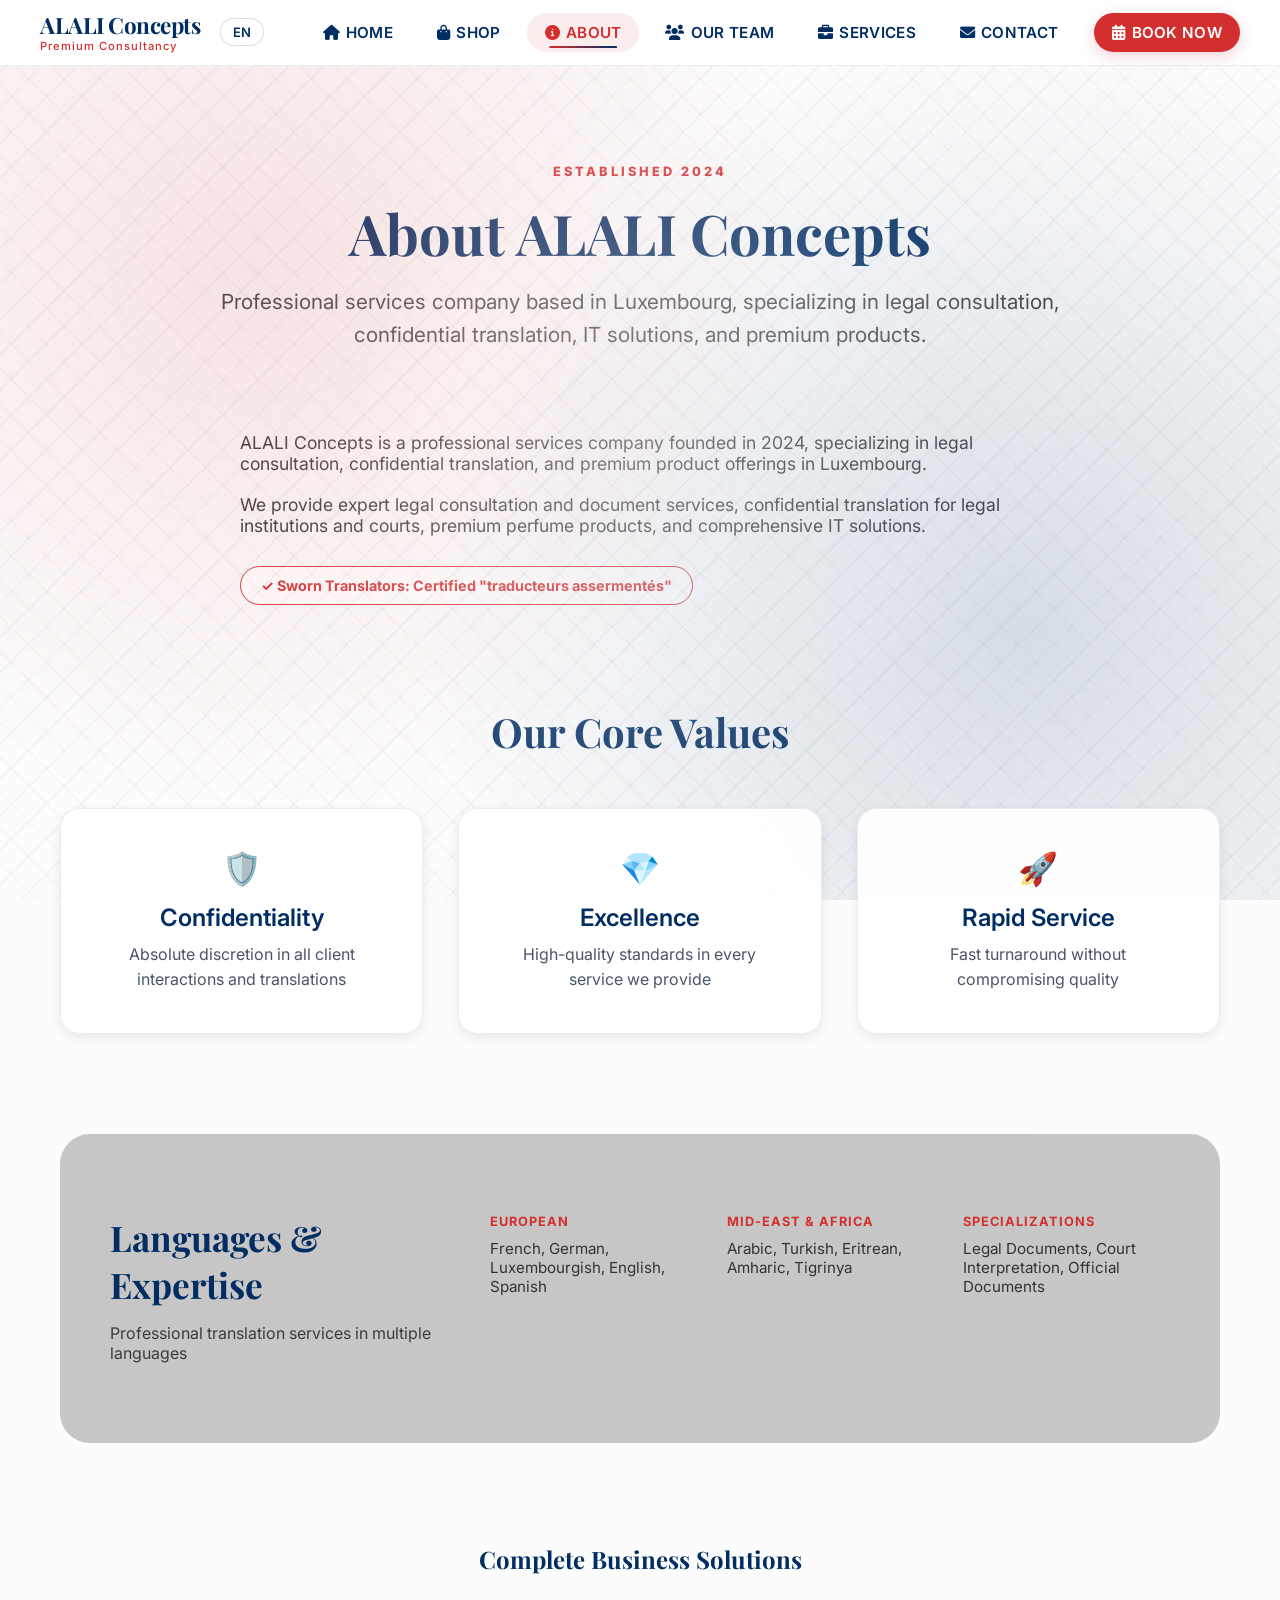
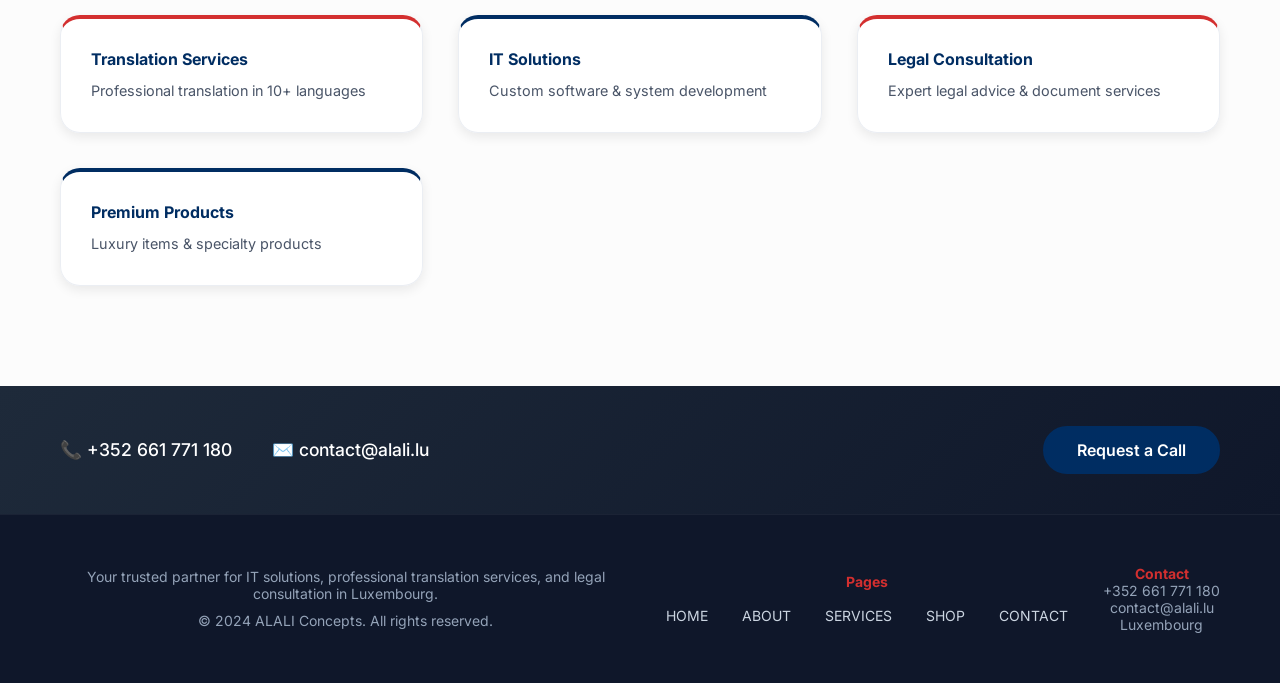
<file: Alali Websit_project/about_page.html>
<!DOCTYPE html>
<html lang="en">
<head>
    <meta charset="UTF-8">
    <meta name="viewport" content="width=device-width, initial-scale=1.0">
    <title>About | ALALI Concepts</title>
        <link rel="icon" type="image/x-icon" href="images\favicon-16x16.png">
        <link rel="stylesheet" href="https://cdnjs.cloudflare.com/ajax/libs/font-awesome/6.0.0/css/all.min.css">
    <link rel="stylesheet" href="Home_style.css">
        <script src="Home_script.js" defer></script>
    <link href="https://fonts.googleapis.com/css2?family=Playfair+Display:wght@400;500;600;700;800&family=Inter:wght@300;400;500;600;700;800&display=swap" rel="stylesheet">
</head>
<body class="pro-site">

    <header class="navbar fixed">
        <div class="navbar-container">
            <a href="index.html" class="logo-group">
                <div class="logo-text">
                    <span class="logo-main">ALALI Concepts</span>
                    <span class="logo-sub">Premium Consultancy</span>
                </div>
            </a>
            
                <div class="lang-switcher">
                    <select id="language-select">
                        <option value="en">EN</option>
                        <option value="fr">FR</option>
                        <option value="ar">AR</option>
                    </select>
                </div>

            <nav class="nav-links" id="nav-links">
            <ul>
                <li><a href="index.html" data-key="nav_home"><i class="fas fa-home"></i> HOME</a></li>
                <li><a href="shop_page.html" data-key="nav_shop"><i class="fas fa-shopping-bag"></i> SHOP</a></li>
                <li><a href="about_page.html" class="active" data-key="nav_about"><i class="fas fa-info-circle"></i> ABOUT</a></li>
                <li><a href="team_page.html" data-key="nav_team"><i class="fas fa-users"></i> OUR TEAM</a></li>
                <li><a href="services_page.html" data-key="nav_services"><i class="fas fa-briefcase"></i> SERVICES</a></li>
                <li><a href="contact_page.html" data-key="nav_contact"><i class="fas fa-envelope"></i> CONTACT</a></li>
                <li><a href="contact_page.html" class="nav-cta" data-key="nav_book"><i class="fas fa-calendar-alt"></i> BOOK NOW</a></li>
            </ul>
            </nav>

            <button class="menu-toggle" id="mobile-menu" aria-label="Toggle menu">
                <span></span><span></span><span></span>
            </button>
        </div>
    </header>

    <main class="about-content-wrapper" style="padding-top: 160px; padding-bottom: 100px; background: #fcfcfc;">
        <div class="container">
            
            <section class="about-header" style="text-align: center; max-width: 900px; margin: 0 auto 80px;">
                <span data-key="about_sub" style="color: var(--red); font-weight: 800; text-transform: uppercase; letter-spacing: 3px; font-size: 0.8rem;">Established 2024</span>
                <h1 data-key="about_title" style="font-size: 3.5rem; color: var(--navy); margin: 15px 0;">About ALALI Concepts</h1>
                <p data-key="about_lead" class="lead-text" style="font-size: 1.3rem; color: #444; line-height: 1.6;">
                    Professional services company based in Luxembourg, specializing in legal consultation, confidential translation, IT solutions, and premium products.
                </p>
            </section>

            <section class="bio-block" style="margin-bottom: 100px;">
                <div style="max-width: 800px; margin: 0 auto;">
                    <p data-key="bio_1" style="font-size: 1.1rem; margin-bottom: 20px; color: #333;">ALALI Concepts is a professional services company founded in 2024, specializing in legal consultation, confidential translation, and premium product offerings in Luxembourg.</p>
                    <p data-key="bio_2" style="font-size: 1.1rem; color: #333;">We provide expert legal consultation and document services, confidential translation for legal institutions and courts, premium perfume products, and comprehensive IT solutions to support businesses in Luxembourg.</p>
                    <div style="margin-top: 30px; display: inline-block; padding: 10px 20px; background: #fff; border: 1px solid var(--red); color: var(--red); border-radius: 50px; font-weight: 700; font-size: 0.9rem;">
                        <span data-key="sworn_tag">✓ Sworn Translators: Certified "traducteurs assermentés"</span>
                    </div>
                </div>
            </section>

            <section style="margin-bottom: 100px;">
                <h2 data-key="values_header" style="text-align: center; color: var(--navy); margin-bottom: 50px; font-size: 2.5rem;">Our Core Values</h2>
                <div class="grid services-grid-items">
                    <div class="pro-card" style="padding: 40px; text-align: center;">
                        <div style="font-size: 2rem; margin-bottom: 15px;">🛡️</div>
                        <h3 data-key="val_conf_h" style="color: var(--navy); margin-bottom: 10px;">Confidentiality</h3>
                        <p data-key="val_conf_p">Absolute discretion in all client interactions and translations</p>
                    </div>
                    <div class="pro-card" style="padding: 40px; text-align: center;">
                        <div style="font-size: 2rem; margin-bottom: 15px;">💎</div>
                        <h3 data-key="val_ex_h" style="color: var(--navy); margin-bottom: 10px;">Excellence</h3>
                        <p data-key="val_ex_p">High-quality standards in every service we provide</p>
                    </div>
                    <div class="pro-card" style="padding: 40px; text-align: center;">
                        <div style="font-size: 2rem; margin-bottom: 15px;">🚀</div>
                        <h3 data-key="val_rapid_h" style="color: var(--navy); margin-bottom: 10px;">Rapid Service</h3>
                        <p data-key="val_rapid_p">Fast turnaround without compromising quality</p>
                    </div>
                </div>
            </section>

            <section class="expertise-dark-box" style="padding: 80px 50px; border-radius: 30px; color: #000000; margin-bottom: 100px; background: linear-gradient(135deg, #c7c5c5 0%, #c8c7c7 100%);">
                <div style="display: flex; flex-wrap: wrap; gap: 40px; align-items: flex-start;">
                    <div style="flex: 1; min-width: 300px;">
                        <h2 data-key="exp_h" style="font-size: 2.2rem; margin-bottom: 15px; color: var(--navy);">Languages & Expertise</h2>
                        <p data-key="exp_p" style="opacity: 0.7;">Professional translation services in multiple languages with specialized expertise</p>
                    </div>
                    <div style="flex: 2; display: grid; grid-template-columns: repeat(auto-fit, minmax(200px, 1fr)); gap: 30px;">
                        <div>
                            <h4 data-key="lang_euro" style="color: var(--red); text-transform: uppercase; font-size: 0.8rem; letter-spacing: 1px; margin-bottom: 10px;">European</h4>
                            <p style="font-size: 0.95rem; color: #333;">French, German, Luxembourgish, English, Spanish</p>
                        </div>
                        <div>
                            <h4 data-key="lang_mid" style="color: var(--red); text-transform: uppercase; font-size: 0.8rem; letter-spacing: 1px; margin-bottom: 10px;">Mid-East & Africa</h4>
                            <p style="font-size: 0.95rem; color: #333;">Arabic, Turkish, Eritrean, Amharic, Tigrinya</p>
                        </div>
                        <div>
                            <h4 data-key="lang_spec" style="color: var(--red); text-transform: uppercase; font-size: 0.8rem; letter-spacing: 1px; margin-bottom: 10px;">Specializations</h4>
                            <p data-key="lang_spec_p" style="font-size: 0.95rem; color: #333;">Legal Documents, Court Interpretation, Official Documents</p>
                        </div>
                    </div>
                </div>
            </section>

            <section>
                <h2 data-key="sol_h" style="color: var(--navy); margin-bottom: 40px; text-align: center;">Complete Business Solutions</h2>
                <div class="grid services-grid-items">
                    <div class="pro-card" style="padding: 30px; border-top: 4px solid var(--red) !important;">
                        <h4 data-key="sol_1_h" style="margin-bottom: 10px; color: var(--navy);">Translation Services</h4>
                        <p data-key="sol_1_p" style="font-size: 0.9rem;">Professional translation in 10+ languages</p>
                    </div>
                    <div class="pro-card" style="padding: 30px; border-top: 4px solid var(--navy) !important;">
                        <h4 data-key="sol_2_h" style="margin-bottom: 10px; color: var(--navy);">IT Solutions</h4>
                        <p data-key="sol_2_p" style="font-size: 0.9rem;">Custom software & system development</p>
                    </div>
                    <div class="pro-card" style="padding: 30px; border-top: 4px solid var(--red) !important;">
                        <h4 data-key="sol_3_h" style="margin-bottom: 10px; color: var(--navy);">Legal Consultation</h4>
                        <p data-key="sol_3_p" style="font-size: 0.9rem;">Expert legal advice & document services</p>
                    </div>
                    <div class="pro-card" style="padding: 30px; border-top: 4px solid var(--navy) !important;">
                        <h4 data-key="sol_4_h" style="margin-bottom: 10px; color: var(--navy);">Premium Products</h4>
                        <p data-key="sol_4_p" style="font-size: 0.9rem;">Luxury items & specialty products</p>
                    </div>
                </div>
            </section>
        </div>
    </main>

    <section class="contact-action-strip pro-contact">
    <div class="container strip-flex-pro">
        <div class="contact-info">
            <span>📞 +352 661 771 180</span>
            <span>✉️ contact@alali.lu</span>
        </div>
        <div class="contact-btn">
            <a href="contact_page.html" class="btn-outline-navy" data-key="req_call">Request a Call</a>
        </div>
    </div>
</section>

    <footer class="pro-footer">
        <div class="container footer-container">
            <div style="flex: 2;">
                <p data-key="footer_p1">Your trusted partner for IT solutions, professional translation services, and legal consultation in Luxembourg.</p>
                <p style="margin-top: 10px;">© 2024 ALALI Concepts. All rights reserved.</p>
            </div>
            <div class="footer-links">
                <h4 data-key="footer_pages" style="color: var(--red);">Pages</h4><br>
                <a href="index.html" data-key="nav_home">Home</a>
                <a href="about_page.html" data-key="nav_about">About</a>
                <a href="services_page.html" data-key="nav_services">Services</a>
                <a href="shop_page.html" data-key="nav_shop">Shop</a>
                <a href="contact_page.html" data-key="nav_contact">Contact</a>
            </div>
            <div class="footer-contact">
                <h4 data-key="footer_contact" style="color: var(--red);">Contact</h4>
                <p>+352 661 771 180</p>
                <p>contact@alali.lu</p>
                <p>Luxembourg</p>
            </div>
        </div>
    </footer>

</body>
</html>
</file>
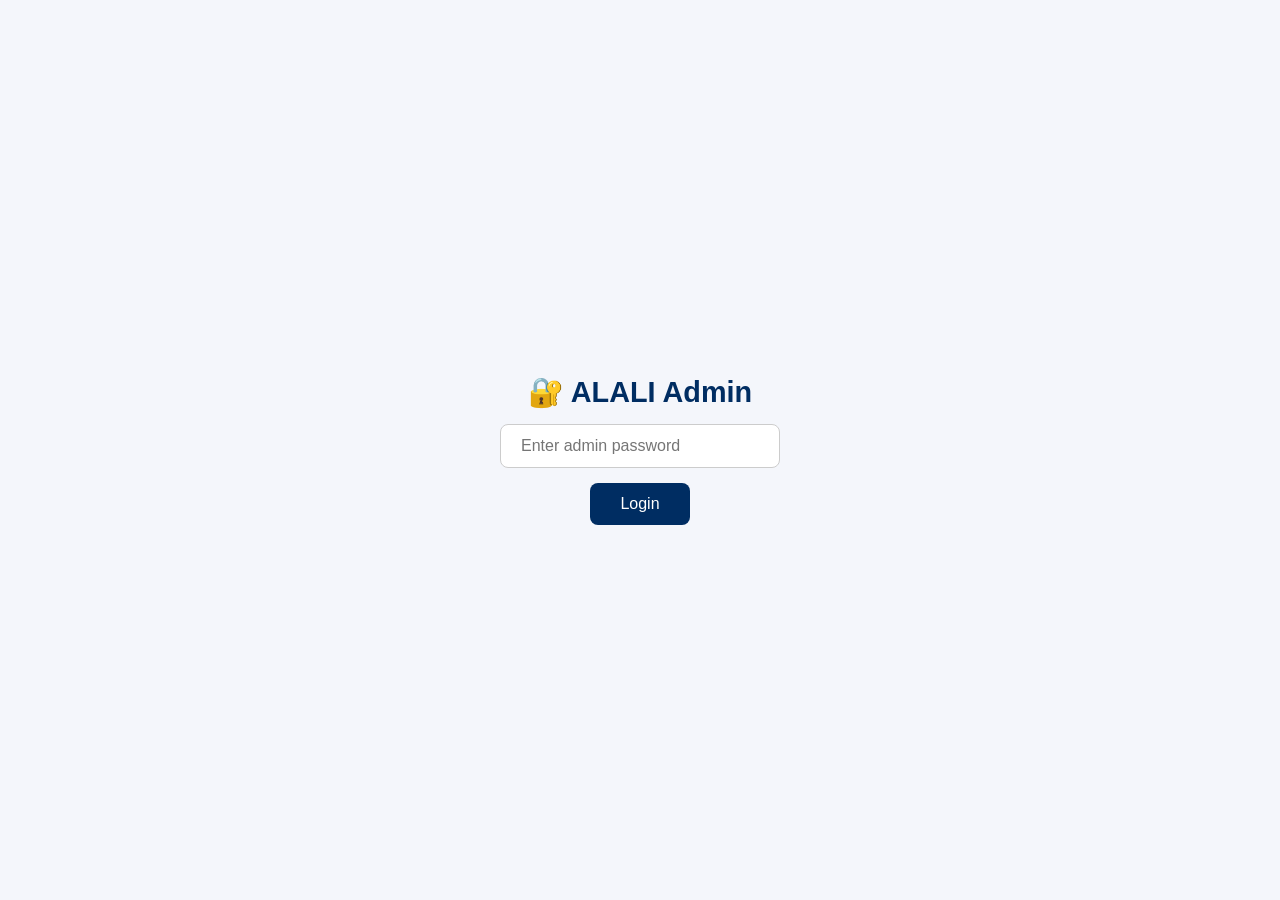
<file: Alali Websit_project/admin.html>
<!DOCTYPE html>
<html lang="en">
<head>
  <meta charset="UTF-8">
  <title>ALALI Admin Panel</title>
  <link rel="stylesheet" href="https://cdnjs.cloudflare.com/ajax/libs/font-awesome/6.0.0/css/all.min.css">
  <style>
    * { box-sizing: border-box; margin: 0; padding: 0; }
    body { font-family: 'Segoe UI', sans-serif; background: #f4f6fb; color: #333; }
    #login-screen { display: flex; flex-direction: column; align-items: center; justify-content: center; height: 100vh; gap: 15px; }
    #login-screen h2 { font-size: 1.8rem; color: #002D62; }
    #login-screen input { padding: 12px 20px; border: 1px solid #ccc; border-radius: 8px; font-size: 1rem; width: 280px; }
    #login-screen button { padding: 12px 30px; background: #002D62; color: white; border: none; border-radius: 8px; cursor: pointer; font-size: 1rem; }
    #admin-panel { display: none; max-width: 1000px; margin: 0 auto; padding: 40px 20px; }
    h1 { color: #002D62; margin-bottom: 30px; }
    .tabs { display: flex; gap: 10px; margin-bottom: 30px; }
    .tab { padding: 10px 25px; border: 2px solid #002D62; border-radius: 30px; cursor: pointer; font-weight: 600; color: #002D62; background: white; }
    .tab.active { background: #002D62; color: white; }
    .panel { display: none; }
    .panel.active { display: block; }
    .form-box { background: white; padding: 30px; border-radius: 12px; box-shadow: 0 2px 10px rgba(0,0,0,0.07); margin-bottom: 30px; }
    .form-box h3 { color: #002D62; margin-bottom: 20px; }
    input[type=text], input[type=file], select, textarea {
      width: 100%; padding: 10px 14px; margin: 5px 0 15px;
      border: 1px solid #ddd; border-radius: 8px; font-size: 0.95rem;
    }
    .form-row { display: grid; grid-template-columns: 1fr 1fr; gap: 15px; }
    .btn-add { padding: 12px 28px; background: #c0392b; color: white; border: none; border-radius: 8px; cursor: pointer; font-size: 1rem; font-weight: 600; }
    .btn-add:disabled { opacity: 0.5; cursor: not-allowed; }
    .item-list { background: white; border-radius: 12px; box-shadow: 0 2px 10px rgba(0,0,0,0.07); overflow: hidden; }
    .item-row { display: flex; align-items: center; gap: 15px; padding: 14px 20px; border-bottom: 1px solid #f0f0f0; }
    .item-row:last-child { border-bottom: none; }
    .item-row img { width: 55px; height: 55px; object-fit: cover; border-radius: 8px; }
    .item-info { flex: 1; }
    .item-info strong { display: block; color: #002D62; }
    .item-info span { font-size: 0.85rem; color: #888; }
    .btn-del { padding: 7px 15px; background: #c0392b; color: white; border: none; border-radius: 6px; cursor: pointer; font-size: 0.85rem; }
    .btn-toggle { padding: 7px 15px; background: #27ae60; color: white; border: none; border-radius: 6px; cursor: pointer; font-size: 0.85rem; margin-right: 6px; }
    .inactive { opacity: 0.45; }
    .status-msg { padding: 12px 18px; border-radius: 8px; margin-bottom: 15px; font-weight: 600; display: none; }
    .status-msg.ok { background: #d4edda; color: #155724; display: block; }
    .status-msg.err { background: #f8d7da; color: #721c24; display: block; }
    label { font-weight: 600; font-size: 0.9rem; color: #444; }
  </style>
</head>
<body>

<div id="login-screen">
  <h2>🔐 ALALI Admin</h2>
  <input type="password" id="pass" placeholder="Enter admin password" onkeydown="if(event.key==='Enter')checkPass()">
  <button onclick="checkPass()">Login</button>
</div>

<div id="admin-panel">
  <h1>⚙️ ALALI Admin Panel</h1>

  <div class="tabs">
    <div class="tab active" onclick="switchTab('products', this)">🛍️ Products</div>
    <div class="tab" onclick="switchTab('team', this)">👥 Team</div>
  </div>

  <!-- PRODUCTS PANEL -->
  <div class="panel active" id="panel-products">
    <div class="form-box">
      <h3>Add New Product</h3>
      <div id="msg-product" class="status-msg"></div>
      <div class="form-row">
        <div>
          <label>Product Name</label>
          <input type="text" id="p-name" placeholder="e.g. ITAL MILANO 100ml">
        </div>
        <div>
          <label>Price (display)</label>
          <input type="text" id="p-price" placeholder="e.g. 120€">
        </div>
      </div>
      <div class="form-row">
        <div>
          <label>Price (number for sorting)</label>
          <input type="text" id="p-price-sort" placeholder="e.g. 120">
        </div>
        <div>
          <label>Category</label>
          <select id="p-tag">
            <option value="Perfume">Perfume</option>
            <option value="Diffuseur">Diffuseur</option>
          </select>
        </div>
      </div>
      <div class="form-row">
        <div>
          <label>Gender</label>
          <select id="p-gender">
            <option value="unisex">Unisex</option>
            <option value="men">Men</option>
            <option value="women">Women</option>
            <option value="none">No gender tag</option>
          </select>
        </div>
        <div>
          <label>Short Description</label>
          <input type="text" id="p-desc" placeholder="e.g. Inspired by Milan's refined sophistication.">
        </div>
      </div>
      <label>Product Image</label>
      <input type="file" id="p-image" accept="image/*">
      <button class="btn-add" id="btn-add-product" onclick="addProduct()">
        <i class="fas fa-plus"></i> Upload & Add Product
      </button>
    </div>
    <div class="item-list" id="product-list"></div>
  </div>

  <!-- TEAM PANEL -->
  <div class="panel" id="panel-team">
    <div class="form-box">
      <h3>Add Team Member</h3>
      <div id="msg-team" class="status-msg"></div>
      <div class="form-row">
        <div>
          <label>Full Name</label>
          <input type="text" id="t-name" placeholder="e.g. Muhannad Alali">
        </div>
        <div>
          <label>Role / Title</label>
          <input type="text" id="t-role" placeholder="e.g. CEO & Founder">
        </div>
      </div>
      <label>Display Order (1 = first)</label>
      <input type="text" id="t-order" placeholder="e.g. 1">
      <label>Photo</label>
      <input type="file" id="t-image" accept="image/*">
      <button class="btn-add" id="btn-add-team" onclick="addTeamMember()">
        <i class="fas fa-plus"></i> Upload & Add Member
      </button>
    </div>
    <div class="item-list" id="team-list"></div>
  </div>
</div>

<script>
const SUPA_URL = 'https://frnomwyygnaldhdfdkmd.supabase.co';
const SUPA_KEY = 'sb_publishable_iGj0UaExKTiAuwaL8vcBqw_vnXFEWSJ';
const ADMIN_PASS = 'alali2024'; // ← change this to your own password!

const H = { 'apikey': SUPA_KEY, 'Authorization': `Bearer ${SUPA_KEY}` };

function checkPass() {
  if (document.getElementById('pass').value === ADMIN_PASS) {
    document.getElementById('login-screen').style.display = 'none';
    document.getElementById('admin-panel').style.display = 'block';
    loadProducts(); loadTeam();
  } else alert('Wrong password');
}

function switchTab(tab, el) {
  document.querySelectorAll('.tab').forEach(t => t.classList.remove('active'));
  document.querySelectorAll('.panel').forEach(p => p.classList.remove('active'));
  document.querySelector(`#panel-${tab}`).classList.add('active');
  el.classList.add('active');
}

function showMsg(id, text, type) {
  const el = document.getElementById(id);
  el.textContent = text;
  el.className = `status-msg ${type}`;
  setTimeout(() => el.style.display = 'none', 4000);
}

async function uploadImage(file, bucket) {
  const fileName = Date.now() + '_' + file.name.replace(/\s/g, '_');
  const res = await fetch(`${SUPA_URL}/storage/v1/object/${bucket}/${fileName}`, {
    method: 'POST',
    headers: { ...H, 'Content-Type': file.type },
    body: file
  });
  if (!res.ok) throw new Error('Image upload failed');
  return `${SUPA_URL}/storage/v1/object/public/${bucket}/${fileName}`;
}

// ── PRODUCTS ──────────────────────────────────────────
async function loadProducts() {
  const res = await fetch(`${SUPA_URL}/rest/v1/products?order=id.asc`, { headers: H });
  const items = await res.json();
  const list = document.getElementById('product-list');
  list.innerHTML = '';
  if (!items.length) { list.innerHTML = '<p style="padding:20px;color:#888">No products yet. Add your first one above!</p>'; return; }
  items.forEach(p => {
    list.innerHTML += `
      <div class="item-row ${p.active ? '' : 'inactive'}" id="prod-${p.id}">
        <img src="${p.image_url}" alt="${p.name}" onerror="this.src='https://placehold.co/55x55'">
        <div class="item-info">
          <strong>${p.name}</strong>
          <span>${p.price} · ${p.tag_key} · ${p.gender}</span>
        </div>
        <button class="btn-toggle" onclick="toggleProduct(${p.id}, ${p.active})">
          ${p.active ? 'Hide' : 'Show'}
        </button>
        <button class="btn-del" onclick="deleteProduct(${p.id})">Delete</button>
      </div>`;
  });
}

async function addProduct() {
  const btn = document.getElementById('btn-add-product');
  const file = document.getElementById('p-image').files[0];
  if (!file) return showMsg('msg-product', 'Please select an image.', 'err');
  if (!document.getElementById('p-name').value) return showMsg('msg-product', 'Please enter a name.', 'err');

  btn.disabled = true; btn.textContent = 'Uploading...';
  try {
    const image_url = await uploadImage(file, 'product-images');
    await fetch(`${SUPA_URL}/rest/v1/products`, {
      method: 'POST',
      headers: { ...H, 'Content-Type': 'application/json', 'Prefer': 'return=minimal' },
      body: JSON.stringify({
        name: document.getElementById('p-name').value,
        price: document.getElementById('p-price').value,
        price_sort: parseFloat(document.getElementById('p-price-sort').value) || 0,
        description_key: document.getElementById('p-desc').value,
        tag_key: document.getElementById('p-tag').value,
        gender: document.getElementById('p-gender').value,
        image_url, active: true
      })
    });
    showMsg('msg-product', '✅ Product added successfully!', 'ok');
    document.getElementById('p-name').value = '';
    document.getElementById('p-price').value = '';
    document.getElementById('p-price-sort').value = '';
    document.getElementById('p-desc').value = '';
    document.getElementById('p-image').value = '';
    loadProducts();
  } catch(e) { showMsg('msg-product', '❌ Error: ' + e.message, 'err'); }
  btn.disabled = false; btn.innerHTML = '<i class="fas fa-plus"></i> Upload & Add Product';
}

async function toggleProduct(id, current) {
  await fetch(`${SUPA_URL}/rest/v1/products?id=eq.${id}`, {
    method: 'PATCH',
    headers: { ...H, 'Content-Type': 'application/json', 'Prefer': 'return=minimal' },
    body: JSON.stringify({ active: !current })
  });
  loadProducts();
}

async function deleteProduct(id) {
  if (!confirm('Delete this product permanently?')) return;
  await fetch(`${SUPA_URL}/rest/v1/products?id=eq.${id}`, { method: 'DELETE', headers: H });
  loadProducts();
}

// ── TEAM ──────────────────────────────────────────────
async function loadTeam() {
  const res = await fetch(`${SUPA_URL}/rest/v1/team?order=display_order.asc`, { headers: H });
  const items = await res.json();
  const list = document.getElementById('team-list');
  list.innerHTML = '';
  if (!items.length) { list.innerHTML = '<p style="padding:20px;color:#888">No team members yet. Add your first one above!</p>'; return; }
  items.forEach(m => {
    list.innerHTML += `
      <div class="item-row">
        <img src="${m.image_url}" alt="${m.name}" onerror="this.src='https://placehold.co/55x55'">
        <div class="item-info">
          <strong>${m.name}</strong>
          <span>${m.role} · Order: ${m.display_order}</span>
        </div>
        <button class="btn-del" onclick="deleteTeamMember(${m.id})">Delete</button>
      </div>`;
  });
}

async function addTeamMember() {
  const btn = document.getElementById('btn-add-team');
  const file = document.getElementById('t-image').files[0];
  if (!file) return showMsg('msg-team', 'Please select a photo.', 'err');
  if (!document.getElementById('t-name').value) return showMsg('msg-team', 'Please enter a name.', 'err');

  btn.disabled = true; btn.textContent = 'Uploading...';
  try {
    const image_url = await uploadImage(file, 'product-images');
    await fetch(`${SUPA_URL}/rest/v1/team`, {
      method: 'POST',
      headers: { ...H, 'Content-Type': 'application/json', 'Prefer': 'return=minimal' },
      body: JSON.stringify({
        name: document.getElementById('t-name').value,
        role: document.getElementById('t-role').value,
        display_order: parseInt(document.getElementById('t-order').value) || 99,
        image_url
      })
    });
    showMsg('msg-team', '✅ Team member added!', 'ok');
    document.getElementById('t-name').value = '';
    document.getElementById('t-role').value = '';
    document.getElementById('t-order').value = '';
    document.getElementById('t-image').value = '';
    loadTeam();
  } catch(e) { showMsg('msg-team', '❌ Error: ' + e.message, 'err'); }
  btn.disabled = false; btn.innerHTML = '<i class="fas fa-plus"></i> Upload & Add Member';
}

async function deleteTeamMember(id) {
  if (!confirm('Delete this team member?')) return;
  await fetch(`${SUPA_URL}/rest/v1/team?id=eq.${id}`, { method: 'DELETE', headers: H });
  loadTeam();
}
</script>
</body>
</html>
</file>
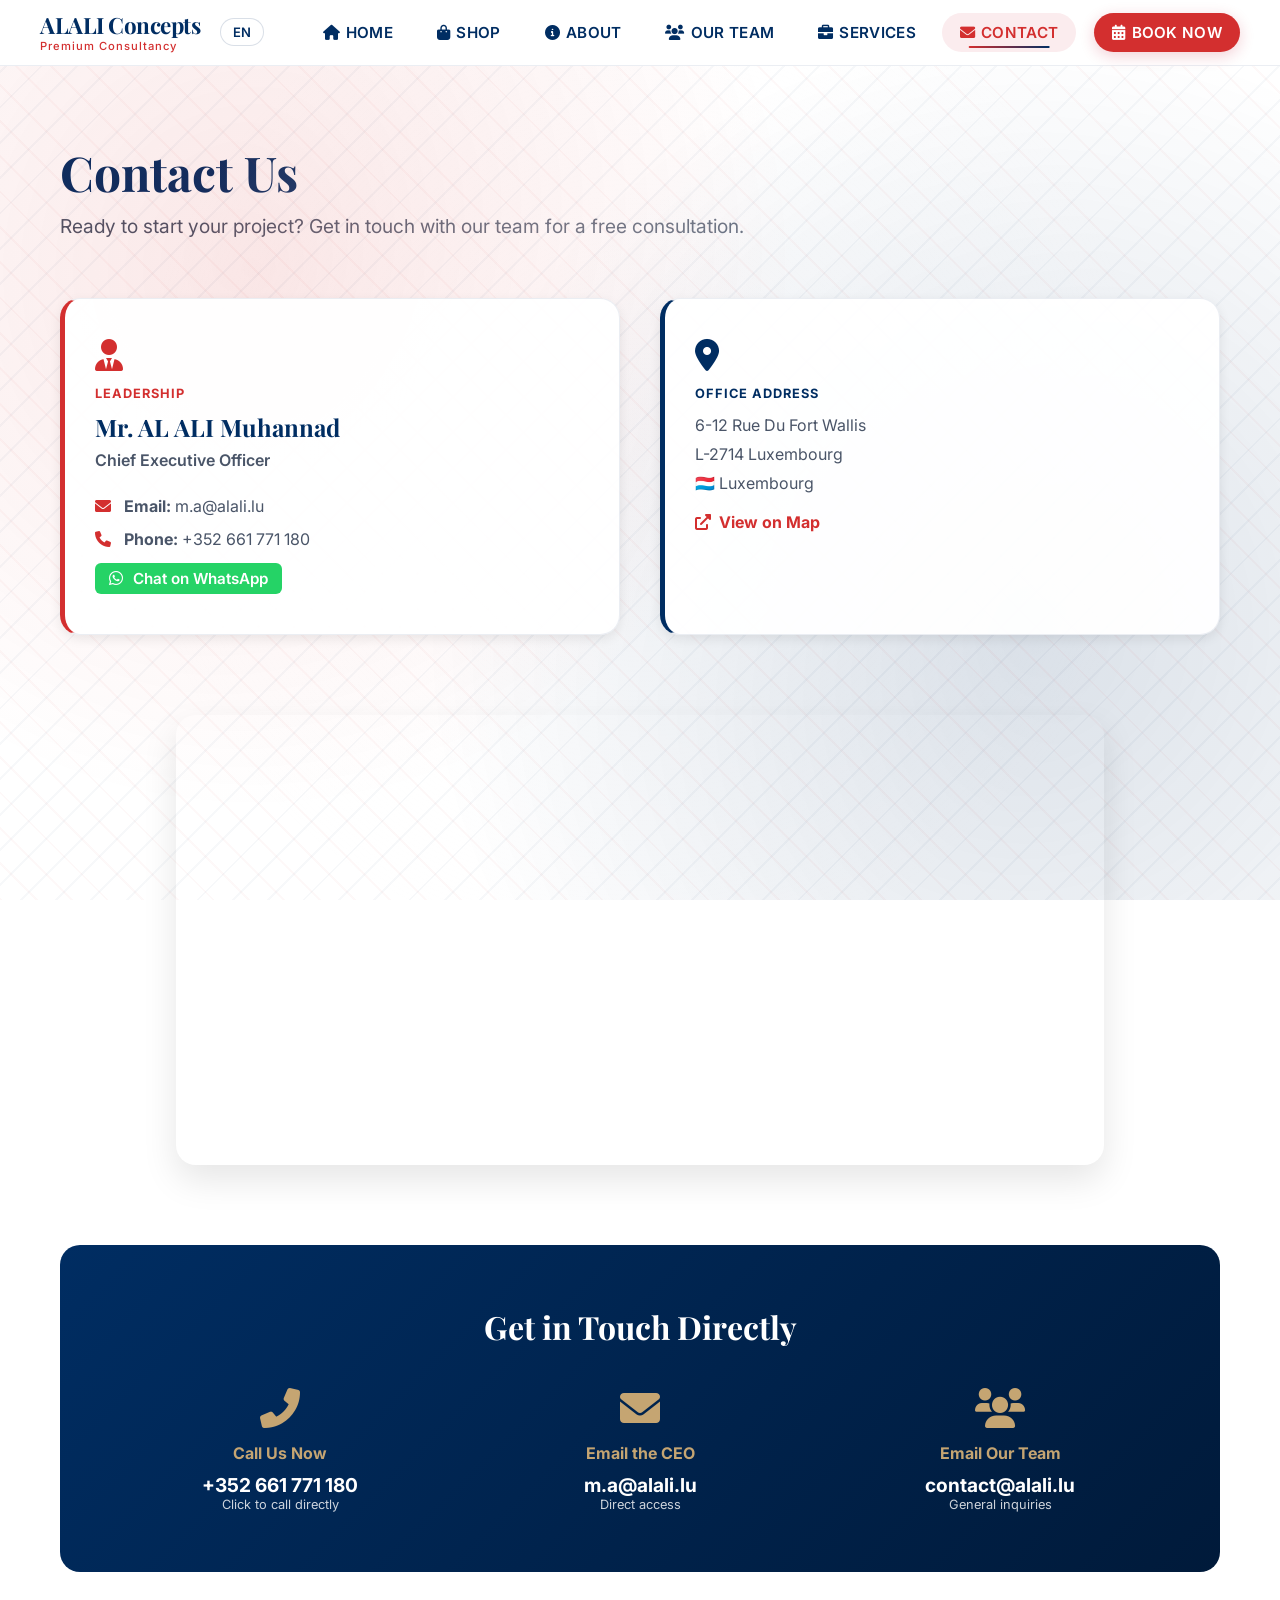
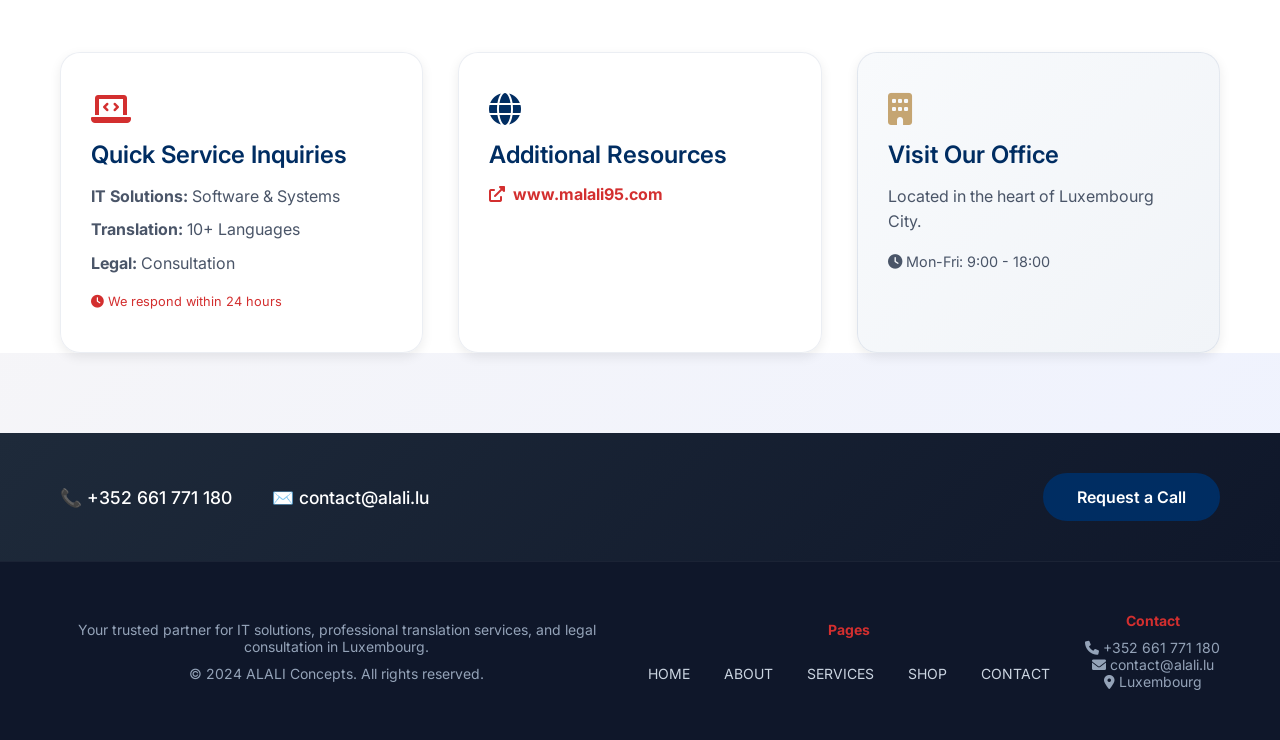
<file: Alali Websit_project/contact_page.html>
<!DOCTYPE html>
<html lang="en">
<head>
    <meta charset="UTF-8">
    <meta name="viewport" content="width=device-width, initial-scale=1.0">
    <title>Contact | ALALI Concepts</title>
    <link rel="icon" type="image/x-icon" href="images\favicon-16x16.png">
        <link rel="stylesheet" href="https://cdnjs.cloudflare.com/ajax/libs/font-awesome/6.0.0/css/all.min.css">
    <link rel="stylesheet" href="Home_style.css">
        <script src="Home_script.js" defer></script>
</head>
<body class="pro-site">

    <header class="navbar fixed">
        <div class="navbar-container">
            <a href="index.html" class="logo-group">
                <div class="logo-text">
                    <span class="logo-main">ALALI Concepts</span>
                    <span class="logo-sub">Premium Consultancy</span>
                </div>
            </a>

                <div class="lang-switcher">
                    <select id="language-select">
                        <option value="en">EN</option>
                        <option value="fr">FR</option>
                        <option value="ar">AR</option>
                    </select>
                </div>
            
            <nav class="nav-links" id="nav-links">
            <ul>
                <li><a href="index.html" data-key="nav_home"><i class="fas fa-home"></i> HOME</a></li>
                <li><a href="shop_page.html" data-key="nav_shop"><i class="fas fa-shopping-bag"></i> SHOP</a></li>
                <li><a href="about_page.html" data-key="nav_about"><i class="fas fa-info-circle"></i> ABOUT</a></li>
                <li><a href="team_page.html" data-key="nav_team"><i class="fas fa-users"></i> OUR TEAM</a></li>
                <li><a href="services_page.html" data-key="nav_services"><i class="fas fa-briefcase"></i> SERVICES</a></li>
                <li><a href="contact_page.html" class="active" data-key="nav_contact"><i class="fas fa-envelope"></i> CONTACT</a></li>
                <li><a href="contact_page.html" class="nav-cta" data-key="nav_book"><i class="fas fa-calendar-alt"></i> BOOK NOW</a></li>
            </ul>

            </nav>

            <button class="menu-toggle" id="mobile-menu" aria-label="Toggle menu">
                <span></span><span></span><span></span>
            </button>
        </div>
    </header>

    <main style="padding-top: 140px; background: #fff;">
        <div class="container">
            
            <section style="margin-bottom: 60px;">
                <h1 data-key="con_h1" style="font-size: 3rem; color: var(--navy); margin-bottom: 10px;">Contact Us</h1>
                <p data-key="con_p1" style="font-size: 1.2rem; color: #4a5568;">Ready to start your project? Get in touch with our team for a free consultation.</p>
            </section>

            <section class="grid services-grid-items" style="margin-bottom: 80px; gap: 40px;">
<div class="pro-card" style="border-left: 5px solid var(--red);">
        <i class="fas fa-user-tie" style="font-size: 2rem; color: var(--red); margin-bottom: 15px;"></i>
        <h4 data-key="card_lead" style="color: var(--red); text-transform: uppercase; font-size: 0.8rem; margin-bottom: 10px; letter-spacing: 1px;">Leadership</h4>
        <h2 style="color: var(--navy); margin-bottom: 5px; font-size: 1.5rem;">Mr. AL ALI Muhannad</h2>
        <p data-key="card_ceo" style="font-weight: 600; margin-bottom: 20px; color: #4a5568;">Chief Executive Officer</p>
        
        <p style="margin-bottom: 8px;">
            <i class="fas fa-envelope" style="width: 25px; color: var(--red);"></i> 
            <strong data-key="label_email">Email:</strong> m.a@alali.lu
        </p>
        
        <p style="margin-bottom: 15px;">
            <i class="fas fa-phone" style="width: 25px; color: var(--red);"></i> 
            <strong data-key="label_phone">Phone:</strong> +352 661 771 180
        </p>

        <a href="https://wa.me/352661771180" target="_blank" class="special-whatsapp-btn" style="display: inline-flex; align-items: center; gap: 10px;">
            <i class="fab fa-whatsapp"></i>
            <span data-key="btn_whatsapp">Chat on WhatsApp</span>
        </a>
    </div>

<div class="pro-card" style="border-left: 5px solid var(--navy);">
    <i class="fas fa-map-marker-alt" style="font-size: 2rem; color: var(--navy); margin-bottom: 15px;"></i>
    <h4 data-key="card_addr" style="color: var(--navy); text-transform: uppercase; font-size: 0.8rem; margin-bottom: 10px; letter-spacing: 1px;">Office Address</h4>
    <p style="line-height: 1.8; margin-bottom: 15px;">
        6-12 Rue Du Fort Wallis<br>
        L-2714 Luxembourg<br>
        🇱🇺 <span data-key="lux_name">Luxembourg</span>
    </p>
    <a href="https://www.google.com/maps/search/?api=1&query=6-12+Rue+Du+Fort+Wallis+L-2714+Luxembourg" 
       target="_blank" 
       style="color: var(--red); font-weight: 700; text-decoration: none; display: inline-flex; align-items: center; gap: 8px;">
        <i class="fas fa-external-link-alt"></i> <span data-key="btn_map">View on Map</span>
    </a>
</div>
            </section>

<section class="live-map-section">
    <div class="map-wrapper">
        <iframe src="https://www.google.com/maps/embed?pb=!1m18!1m12!1m3!1d2586.30383186831!2d6.131666476882414!3d49.61054054708761!2m3!1f0!2f0!3f0!3m2!1i1024!2i768!4f13.1!3m3!1m2!1s0x4795492af77f0653%3A0xc32c94318c54c30c!2s6-12%20Rue%20du%20Fort%20Wallis%2C%202714%20Gare%20Luxembourg!5e0!3m2!1sen!2slu!4v1715600000000!5m2!1sen!2slu" 
            width="80%" height="450" style="border:0;" allowfullscreen="" loading="lazy"></iframe>
    </div>
</section>

            <section style="background: linear-gradient(135deg, var(--navy) 0%, #001a3a 100%); color: #fff; padding: 60px; border-radius: 20px; margin-bottom: 80px; position: relative; overflow: hidden;">
                <div style="position: relative; z-index: 2;">
                    <h2 data-key="direct_h" style="margin-bottom: 40px; text-align: center; color: #fff; font-size: 2rem;">Get in Touch Directly</h2>
                    <div class="grid services-grid-items" style="grid-template-columns: repeat(auto-fit, minmax(250px, 1fr)); gap: 40px;">
                        <div style="text-align: center;">
                            <i class="fas fa-phone-alt" style="font-size: 2.5rem; color: var(--gold); margin-bottom: 15px;"></i>
                            <h4 data-key="call_h" style="color: var(--gold); margin-bottom: 10px;">Call Us Now</h4>
                            <p style="font-size: 1.2rem; font-weight: 700;">+352 661 771 180</p>
                            <p data-key="call_sub" style="font-size: 0.8rem; opacity: 0.8;">Click to call directly</p>
                        </div>
                        <div style="text-align: center;">
                            <i class="fas fa-envelope" style="font-size: 2.5rem; color: var(--gold); margin-bottom: 15px;"></i>
                            <h4 data-key="email_ceo_h" style="color: var(--gold); margin-bottom: 10px;">Email the CEO</h4>
                            <p style="font-size: 1.2rem; font-weight: 700;">m.a@alali.lu</p>
                            <p data-key="direct_sub" style="font-size: 0.8rem; opacity: 0.8;">Direct access</p>
                        </div>
                        <div style="text-align: center;">
                            <i class="fas fa-users" style="font-size: 2.5rem; color: var(--gold); margin-bottom: 15px;"></i>
                            <h4 data-key="email_team_h" style="color: var(--gold); margin-bottom: 10px;">Email Our Team</h4>
                            <p style="font-size: 1.2rem; font-weight: 700;">contact@alali.lu</p>
                            <p data-key="gen_inq" style="font-size: 0.8rem; opacity: 0.8;">General inquiries</p>
                        </div>
                    </div>
                </div>
            </section>

            <section class="grid services-grid-items" style="margin-bottom: 80px;">
                <div class="pro-card">
                    <i class="fas fa-laptop-code" style="font-size: 2rem; color: var(--red); margin-bottom: 15px;"></i>
                    <h3 data-key="inq_h" style="color: var(--navy); margin-bottom: 15px;">Quick Service Inquiries</h3>
                    <p style="margin-bottom: 8px;"><strong data-key="sol_it">IT Solutions:</strong> <span data-key="sol_it_sub">Software & Systems</span></p>
                    <p style="margin-bottom: 8px;"><strong data-key="sol_tr">Translation:</strong> <span data-key="sol_tr_sub">10+ Languages</span></p>
                    <p style="margin-bottom: 8px;"><strong data-key="sol_leg">Legal:</strong> <span data-key="sol_leg_sub">Consultation</span></p>
                    <p style="color: var(--red); font-size: 0.8rem; margin-top: 15px;">
                        <i class="fas fa-clock"></i> <span data-key="time_24">We respond within 24 hours</span>
                    </p>
                </div>
                <div class="pro-card">
                    <i class="fas fa-globe" style="font-size: 2rem; color: var(--navy); margin-bottom: 15px;"></i>
                    <h3 data-key="res_h" style="color: var(--navy); margin-bottom: 15px;">Additional Resources</h3>
                    <a href="http://www.malali95.com" target="_blank" style="color: var(--red); font-weight: 700; text-decoration: none; display: inline-flex; align-items: center; gap: 8px;">
                        <i class="fas fa-external-link-alt"></i> www.malali95.com
                    </a>
                </div>
                <div class="pro-card" style="background: linear-gradient(135deg, #f8fafc, #f1f4f8);">
                    <i class="fas fa-building" style="font-size: 2rem; color: var(--gold); margin-bottom: 15px;"></i>
                    <h3 data-key="visit_h" style="color: var(--navy); margin-bottom: 15px;">Visit Our Office</h3>
                    <p data-key="visit_p">Located in the heart of Luxembourg City.</p>
                    <p style="margin-top: 15px; font-size: 0.9rem;">
                        <i class="fas fa-clock"></i> <span data-key="mon_fri">Mon-Fri: 9:00 - 18:00</span>
                    </p>
                </div>
            </section>
            
        </div>
    </main>

    <section class="contact-action-strip pro-contact">
    <div class="container strip-flex-pro">
        <div class="contact-info">
            <span>📞 +352 661 771 180</span>
            <span>✉️ contact@alali.lu</span>
        </div>
        <div class="contact-btn">
            <a href="contact_page.html" class="btn-outline-navy" data-key="req_call">Request a Call</a>
        </div>
    </div>
</section>

    <footer class="pro-footer">
        <div class="container footer-container">
            <div style="flex: 2;">
                <p data-key="footer_p1">Your trusted partner for IT solutions, professional translation services, and legal consultation in Luxembourg.</p>
                <p style="margin-top: 10px;">© 2024 ALALI Concepts. All rights reserved.</p>
            </div>
            <div class="footer-links">
                <h4 data-key="footer_pages" style="color: var(--red); margin-bottom: 10px;">Pages</h4><br>
                <a href="index.html" data-key="nav_home">Home</a>
                <a href="about_page.html" data-key="nav_about">About</a>
                <a href="services_page.html" data-key="nav_services">Services</a>
                <a href="shop_page.html" data-key="nav_shop">Shop</a>
                <a href="contact_page.html" data-key="nav_contact">Contact</a>
            </div>
            <div class="footer-contact">
                <h4 data-key="footer_contact" style="color: var(--red); margin-bottom: 10px;">Contact</h4>
                <p><i class="fas fa-phone"></i> +352 661 771 180</p>
                <p><i class="fas fa-envelope"></i> contact@alali.lu</p>
                <p><i class="fas fa-map-marker-alt"></i> <span data-key="lux_name">Luxembourg</span></p>
            </div>
        </div>
    </footer>

</body>
</html>
</file>
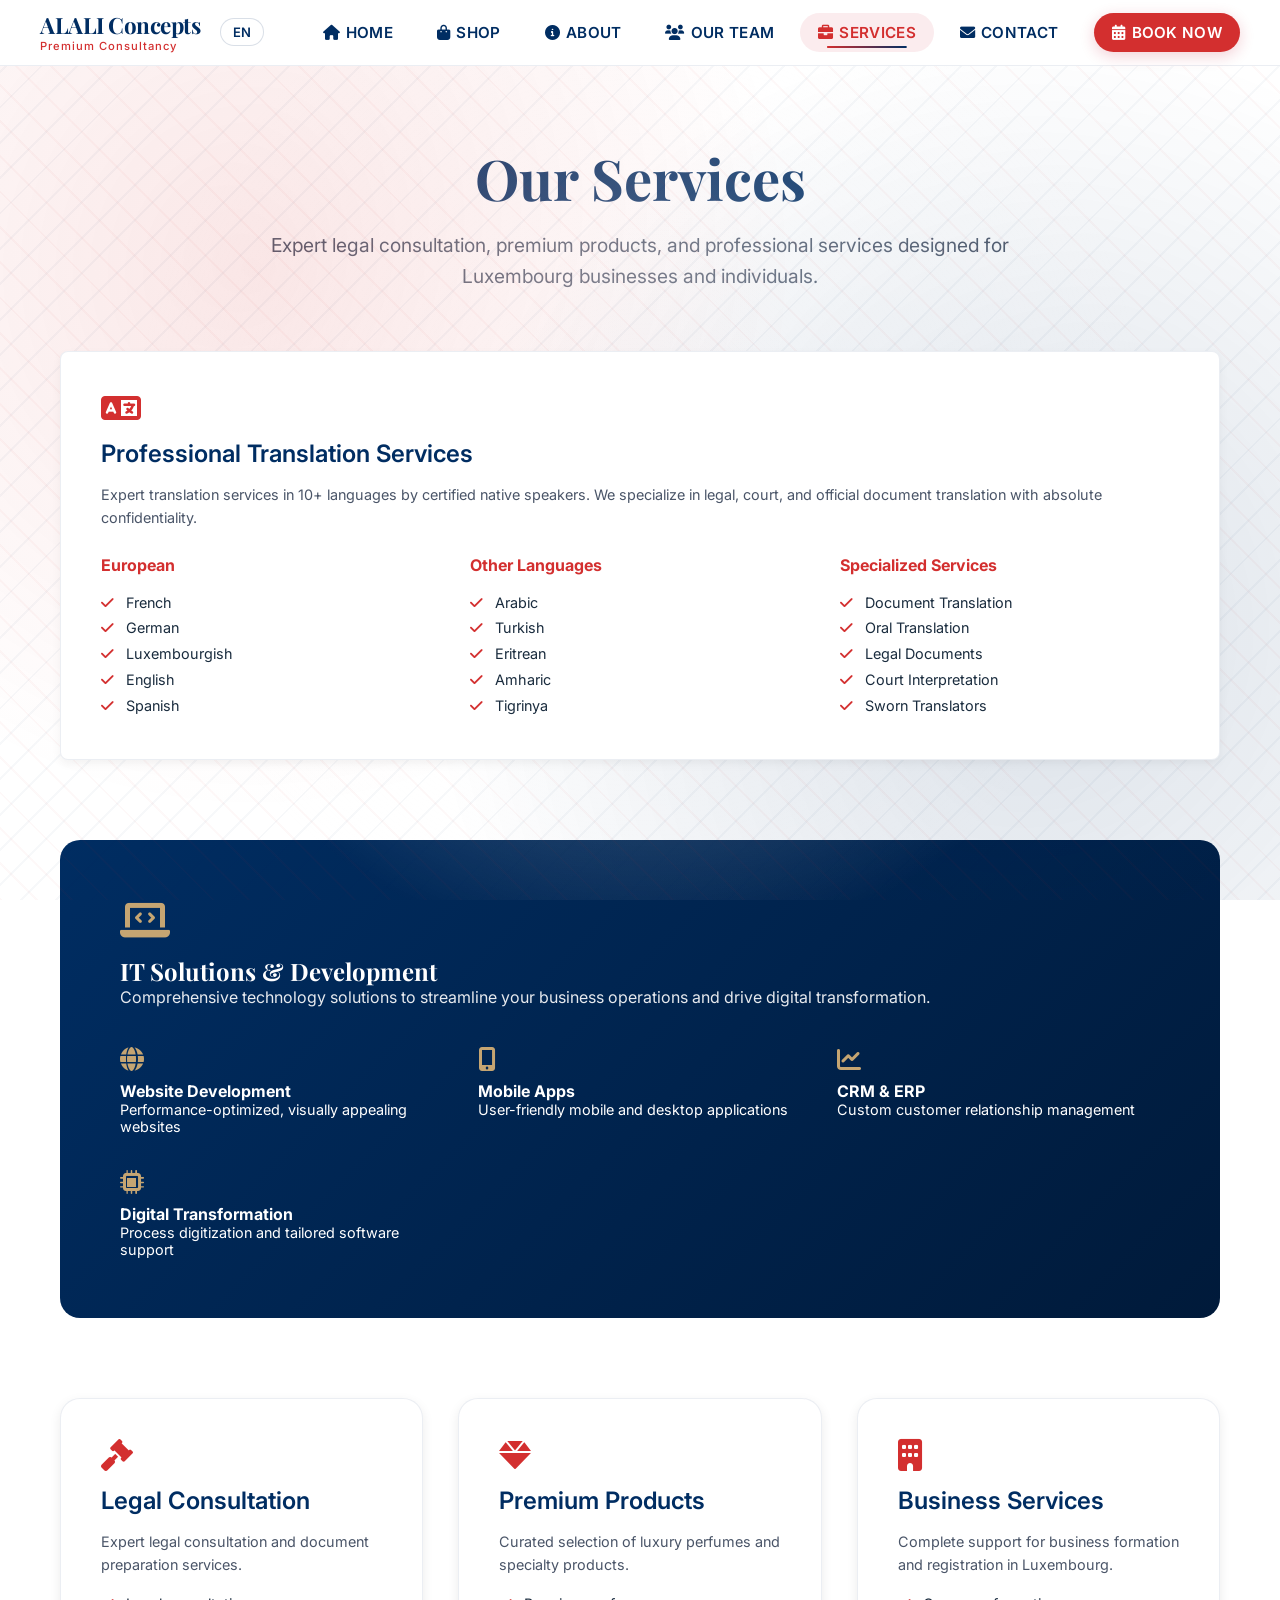
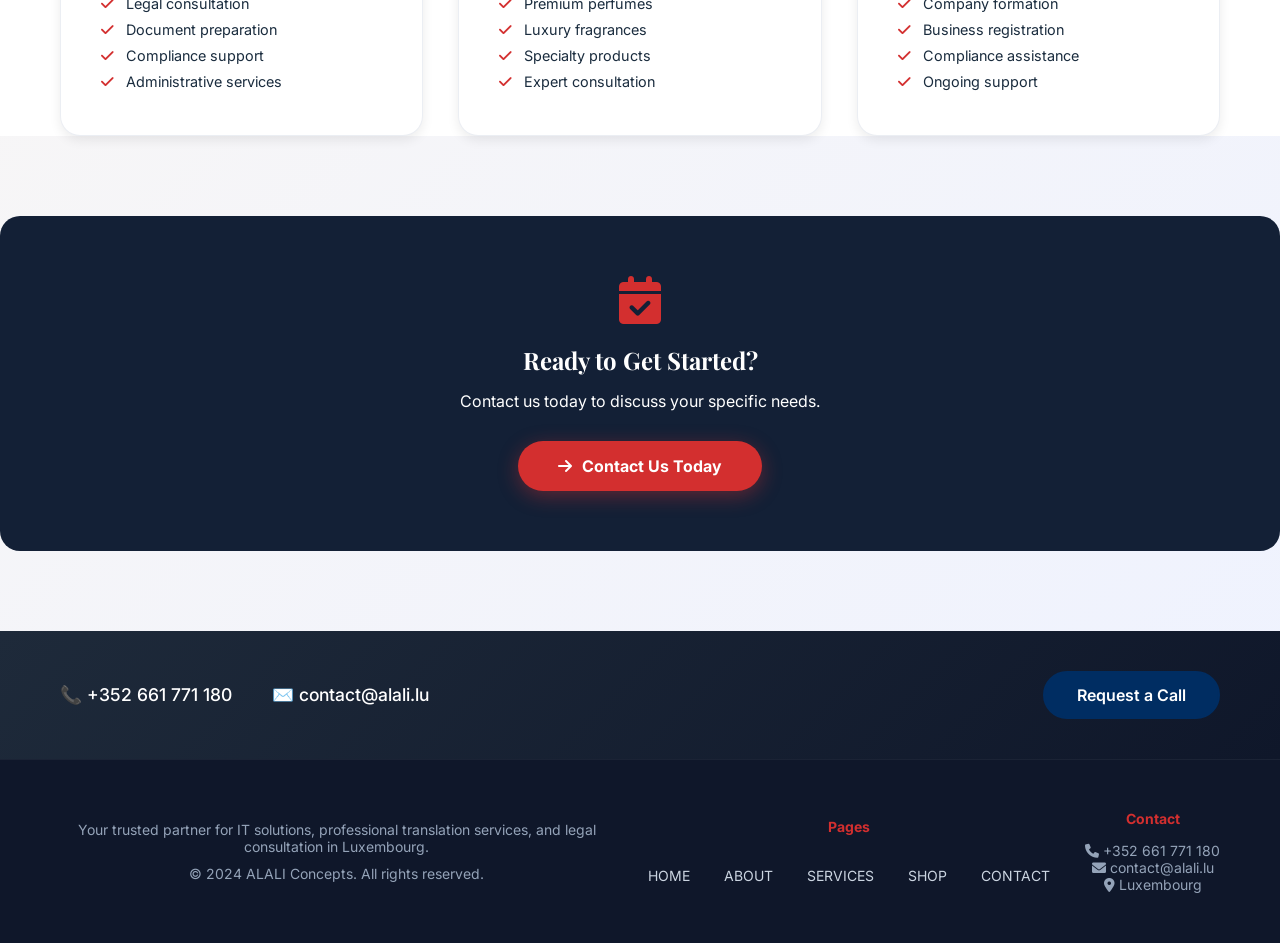
<file: Alali Websit_project/services_page.html>
<!DOCTYPE html>
<html lang="en">
<head>
    <meta charset="UTF-8">
    <meta name="viewport" content="width=device-width, initial-scale=1.0">
    <title>Services | ALALI Concepts</title>
    <link rel="icon" type="image/x-icon" href="images\favicon-16x16.png">
    <link rel="stylesheet" href="Home_style.css?v=2">
    <link rel="stylesheet" href="https://cdnjs.cloudflare.com/ajax/libs/font-awesome/6.0.0/css/all.min.css">
        <script src="Home_script.js" defer></script>
</head>
<body class="pro-site">

<header class="navbar fixed">
    <div class="navbar-container">
        <a href="index.html" class="logo-group">
            <div class="logo-text">
                <span class="logo-main">ALALI Concepts</span>
                <span class="logo-sub">Premium Consultancy</span>
            </div>
        </a>

                <div class="lang-switcher">
            <select id="language-select">
                <option value="en">EN</option>
                <option value="fr">FR</option>
                <option value="ar">AR</option>
            </select>
        </div>

        <nav class="nav-links" id="nav-links">
            <ul>
                <li><a href="index.html" data-key="nav_home"><i class="fas fa-home"></i> HOME</a></li>
                <li><a href="shop_page.html" data-key="nav_shop"><i class="fas fa-shopping-bag"></i> SHOP</a></li>
                <li><a href="about_page.html" data-key="nav_about"><i class="fas fa-info-circle"></i> ABOUT</a></li>
                <li><a href="team_page.html" data-key="nav_team"><i class="fas fa-users"></i> OUR TEAM</a></li>
                <li><a href="services_page.html" class="active" data-key="nav_services"><i class="fas fa-briefcase"></i> SERVICES</a></li>
                <li><a href="contact_page.html" data-key="nav_contact"><i class="fas fa-envelope"></i> CONTACT</a></li>
                <li><a href="contact_page.html" class="nav-cta" data-key="nav_book"><i class="fas fa-calendar-alt"></i> BOOK NOW</a></li>
            </ul>
        </nav>

        <button class="menu-toggle" id="mobile-menu" aria-label="Toggle menu">
            <span></span><span></span><span></span>
        </button>
    </div>
</header>

    <main style="padding-top: 140px; background: #fff;">
        <div class="container">
            
            <section style="margin: 0 auto 60px auto; max-width: 800px; text-align: center;">
                <h1 data-key="ser_title" style="font-size: 3.5rem; color: var(--navy); margin-bottom: 15px;">Our Services</h1>
                <p data-key="ser_sub" style="font-size: 1.2rem; color: #4a5568; line-height: 1.6;">
                    Expert legal consultation, premium products, and professional services designed for Luxembourg businesses and individuals.
                </p>
            </section>
            
            <div class="services-grid-items">
                <div class="pro-card" style="padding: 40px; margin-bottom: 80px; background-color: #ffffff !important; box-shadow: 0 4px 10px rgba(0,0,0,0.05); border-radius: 8px;">
                    <i class="fas fa-language" style="font-size: 2rem; color: var(--red); margin-bottom: 15px;"></i>
                    <h3 data-key="tr_h" style="color: var(--navy); margin-bottom: 15px; font-size: 1.5rem;">Professional Translation Services</h3>
                    <p data-key="tr_p" style="font-size: 0.9rem; margin-bottom: 25px; color: #4a5568;">Expert translation services in 10+ languages by certified native speakers. We specialize in legal, court, and official document translation with absolute confidentiality.</p>
                    
                    <div class="grid" style="display: grid; grid-template-columns: repeat(auto-fit, minmax(200px, 1fr)); gap: 30px;">
                        <div>
                            <h4 data-key="lang_euro" style="color: var(--red); margin-bottom: 15px;">European Languages</h4>
                            <ul style="list-style: none; padding: 0; font-size: 0.9rem; line-height: 1.8;">
                                <li><i class="fas fa-check" style="color: var(--red); margin-right: 8px;"></i> <span data-key="l_fr">French</span></li>
                                <li><i class="fas fa-check" style="color: var(--red); margin-right: 8px;"></i> <span data-key="l_de">German</span></li>
                                <li><i class="fas fa-check" style="color: var(--red); margin-right: 8px;"></i> <span data-key="l_lu">Luxembourgish</span></li>
                                <li><i class="fas fa-check" style="color: var(--red); margin-right: 8px;"></i> <span data-key="l_en">English</span></li>
                                <li><i class="fas fa-check" style="color: var(--red); margin-right: 8px;"></i> <span data-key="l_es">Spanish</span></li>
                            </ul>
                        </div>
                        <div>
                            <h4 data-key="lang_other" style="color: var(--red); margin-bottom: 15px;">Other Languages</h4>
                            <ul style="list-style: none; padding: 0; font-size: 0.9rem; line-height: 1.8;">
                                <li><i class="fas fa-check" style="color: var(--red); margin-right: 8px;"></i> <span data-key="l_ar">Arabic</span></li>
                                <li><i class="fas fa-check" style="color: var(--red); margin-right: 8px;"></i> <span data-key="l_tr">Turkish</span></li>
                                <li><i class="fas fa-check" style="color: var(--red); margin-right: 8px;"></i> <span data-key="l_er">Eritrean</span></li>
                                <li><i class="fas fa-check" style="color: var(--red); margin-right: 8px;"></i> <span data-key="l_am">Amharic</span></li>
                                <li><i class="fas fa-check" style="color: var(--red); margin-right: 8px;"></i> <span data-key="l_ti">Tigrinya</span></li>
                            </ul>
                        </div>
                        <div>
                            <h4 data-key="tr_spec" style="color: var(--red); margin-bottom: 15px;">Specialized Services</h4>
                            <ul style="list-style: none; padding: 0; font-size: 0.9rem; line-height: 1.8;">
                                <li><i class="fas fa-check" style="color: var(--red); margin-right: 8px;"></i> <span data-key="s_doc">Document Translation</span></li>
                                <li><i class="fas fa-check" style="color: var(--red); margin-right: 8px;"></i> <span data-key="s_oral">Oral Translation</span></li>
                                <li><i class="fas fa-check" style="color: var(--red); margin-right: 8px;"></i> <span data-key="s_leg">Legal Documents</span></li>
                                <li><i class="fas fa-check" style="color: var(--red); margin-right: 8px;"></i> <span data-key="s_court">Court Interpretation</span></li>
                                <li><i class="fas fa-check" style="color: var(--red); margin-right: 8px;"></i> <span data-key="s_sworn">Sworn Translators</span></li>
                            </ul>
                        </div>
                    </div>
                </div>
            </div>

            <section style="background: linear-gradient(135deg, var(--navy) 0%, #001a3a 100%); color: #fff; padding: 60px; border-radius: 20px; margin-bottom: 80px;">
                <div style="margin-bottom: 40px;">
                    <i class="fas fa-laptop-code" style="font-size: 2.5rem; color: var(--gold); margin-bottom: 15px;"></i>
                    <h2 data-key="it_h" style="color: #fff;">IT Solutions & Development</h2>
                    <p data-key="it_p" style="opacity: 0.9;">Comprehensive technology solutions to streamline your business operations, enhance productivity, and drive digital transformation.</p>
                </div>
                <div class="grid services-grid-items">
                    <div>
                        <i class="fas fa-globe" style="font-size: 1.5rem; color: var(--gold); margin-bottom: 10px;"></i>
                        <h4 data-key="it_web">Website Development</h4>
                        <p data-key="it_web_p" style="font-size: 0.9rem;">Performance-optimized, visually appealing websites</p>
                    </div>
                    <div>
                        <i class="fas fa-mobile-alt" style="font-size: 1.5rem; color: var(--gold); margin-bottom: 10px;"></i>
                        <h4 data-key="it_app">Mobile Apps</h4>
                        <p data-key="it_app_p" style="font-size: 0.9rem;">User-friendly mobile and desktop applications</p>
                    </div>
                    <div>
                        <i class="fas fa-chart-line" style="font-size: 1.5rem; color: var(--gold); margin-bottom: 10px;"></i>
                        <h4 data-key="it_crm">CRM & ERP</h4>
                        <p data-key="it_crm_p" style="font-size: 0.9rem;">Custom customer relationship management & enterprise planning</p>
                    </div>
                    <div>
                        <i class="fas fa-microchip" style="font-size: 1.5rem; color: var(--gold); margin-bottom: 10px;"></i>                
                        <h4 data-key="it_digi">Digital Transformation</h4>
                        <p data-key="it_digi_p" style="font-size: 0.9rem;">Process digitization and tailored software support</p>
                    </div>
                </div>
            </section>

            <div class="grid services-grid-items" style="margin-bottom: 80px;">
                <div class="pro-card" style="padding: 40px; background: #ffffff;">
                    <i class="fas fa-gavel" style="font-size: 2rem; color: var(--red); margin-bottom: 15px;"></i>
                    <h3 data-key="leg_h" style="color: var(--navy); margin-bottom: 15px;">Legal Consultation & Documents</h3>
                    <p data-key="leg_p" style="font-size: 0.9rem; margin-bottom: 15px;">Expert legal consultation and document preparation services for businesses and individuals in Luxembourg.</p>
                    <ul style="list-style: none; padding: 0; font-size: 0.9rem; line-height: 1.8;">
                        <li><i class="fas fa-check" style="color: var(--red); margin-right: 8px;"></i> <span data-key="leg_1">Legal consultation</span></li>
                        <li><i class="fas fa-check" style="color: var(--red); margin-right: 8px;"></i> <span data-key="leg_2">Document preparation</span></li>
                        <li><i class="fas fa-check" style="color: var(--red); margin-right: 8px;"></i> <span data-key="leg_3">Compliance support</span></li>
                        <li><i class="fas fa-check" style="color: var(--red); margin-right: 8px;"></i> <span data-key="leg_4">Administrative services</span></li>
                    </ul>
                </div>
                <div class="pro-card" style="padding: 40px; background: #ffffff;">
                    <i class="fas fa-gem" style="font-size: 2rem; color: var(--red); margin-bottom: 15px;"></i>
                    <h3 data-key="prem_h" style="color: var(--navy); margin-bottom: 15px;">Premium Products</h3>
                    <p data-key="prem_p" style="font-size: 0.9rem; margin-bottom: 15px;">Curated selection of luxury perfumes and specialty products for the Luxembourg market.</p>
                    <ul style="list-style: none; padding: 0; font-size: 0.9rem; line-height: 1.8;">
                        <li><i class="fas fa-check" style="color: var(--red); margin-right: 8px;"></i> <span data-key="prem_1">Premium perfumes</span></li>
                        <li><i class="fas fa-check" style="color: var(--red); margin-right: 8px;"></i> <span data-key="prem_2">Luxury fragrances</span></li>
                        <li><i class="fas fa-check" style="color: var(--red); margin-right: 8px;"></i> <span data-key="prem_3">Specialty products</span></li>
                        <li><i class="fas fa-check" style="color: var(--red); margin-right: 8px;"></i> <span data-key="prem_4">Expert consultation</span></li>
                    </ul>
                </div>
                <div class="pro-card" style="padding: 40px; background: #ffffff;">
                    <i class="fas fa-building" style="font-size: 2rem; color: var(--red); margin-bottom: 15px;"></i>
                    <h3 data-key="bus_h" style="color: var(--navy); margin-bottom: 15px;">Business Services</h3>
                    <p data-key="bus_p" style="font-size: 0.9rem; margin-bottom: 15px;">Complete support for business formation, registration, and ongoing compliance in Luxembourg.</p>
                    <ul style="list-style: none; padding: 0; font-size: 0.9rem; line-height: 1.8;">
                        <li><i class="fas fa-check" style="color: var(--red); margin-right: 8px;"></i> <span data-key="bus_1">Company formation</span></li>
                        <li><i class="fas fa-check" style="color: var(--red); margin-right: 8px;"></i> <span data-key="bus_2">Business registration</span></li>
                        <li><i class="fas fa-check" style="color: var(--red); margin-right: 8px;"></i> <span data-key="bus_3">Compliance assistance</span></li>
                        <li><i class="fas fa-check" style="color: var(--red); margin-right: 8px;"></i> <span data-key="bus_4">Ongoing support</span></li>
                    </ul>
                </div>
            </div>

        </div>
    </main>

                <section style="text-align: center; background: linear-gradient(135deg, #132036, #132036); padding: 60px; border-radius: 20px; margin-bottom: 80px;">
                <i class="fas fa-calendar-check" style="font-size: 3rem; color: var(--red); margin-bottom: 20px;"></i>
                <h2 data-key="ready_h" style="color: var(--white); margin-bottom: 15px;">Ready to Get Started?</h2>
                <p data-key="ready_p" style="margin-bottom: 30px; color: #ffffff;">Contact us today to discuss your specific needs and learn how our services can benefit your business.</p>
                <a href="contact_page.html" class="btn-solid-red" style="padding: 15px 40px; text-decoration: none; display: inline-flex; align-items: center; gap: 10px; background: var(--red); color: white; border-radius: 30px;">
                    <i class="fas fa-arrow-right"></i> <span data-key="ready_btn">Contact Us Today</span>
                </a>
            </section>

    <section class="contact-action-strip pro-contact">
    <div class="container strip-flex-pro">
        <div class="contact-info">
            <span>📞 +352 661 771 180</span>
            <span>✉️ contact@alali.lu</span>
        </div>
        <div class="contact-btn">
            <a href="contact_page.html" class="btn-outline-navy" data-key="req_call">Request a Call</a>
        </div>
    </div>
</section>

    <footer class="pro-footer">
        <div class="container footer-container">
            <div style="flex: 2; min-width: 300px;">
                <p data-key="footer_p1">Your trusted partner for IT solutions, professional translation services, and legal consultation in Luxembourg.</p>
                <p style="margin-top: 10px;">© 2024 ALALI Concepts. All rights reserved.</p>
            </div>
            
            <div class="footer-links">
                <h4 data-key="footer_pages" style="color: var(--red); margin-bottom: 15px;">Pages</h4><br>
                <a href="index.html" data-key="nav_home">Home</a>
                <a href="about_page.html" data-key="nav_about">About</a>
                <a href="services_page.html" data-key="nav_services">Services</a>
                <a href="shop_page.html" data-key="nav_shop">Shop</a>
                <a href="contact_page.html" data-key="nav_contact">Contact</a>
            </div>

            <div class="footer-contact">
                <h4 data-key="footer_contact" style="color: var(--red); margin-bottom: 15px;">Contact</h4>
                <p><i class="fas fa-phone"></i> +352 661 771 180</p>
                <p><i class="fas fa-envelope"></i> contact@alali.lu</p>
                <p><i class="fas fa-map-marker-alt"></i> <span data-key="lux_name">Luxembourg</span></p>
            </div>
        </div>
    </footer>

</body>
</html>
</file>
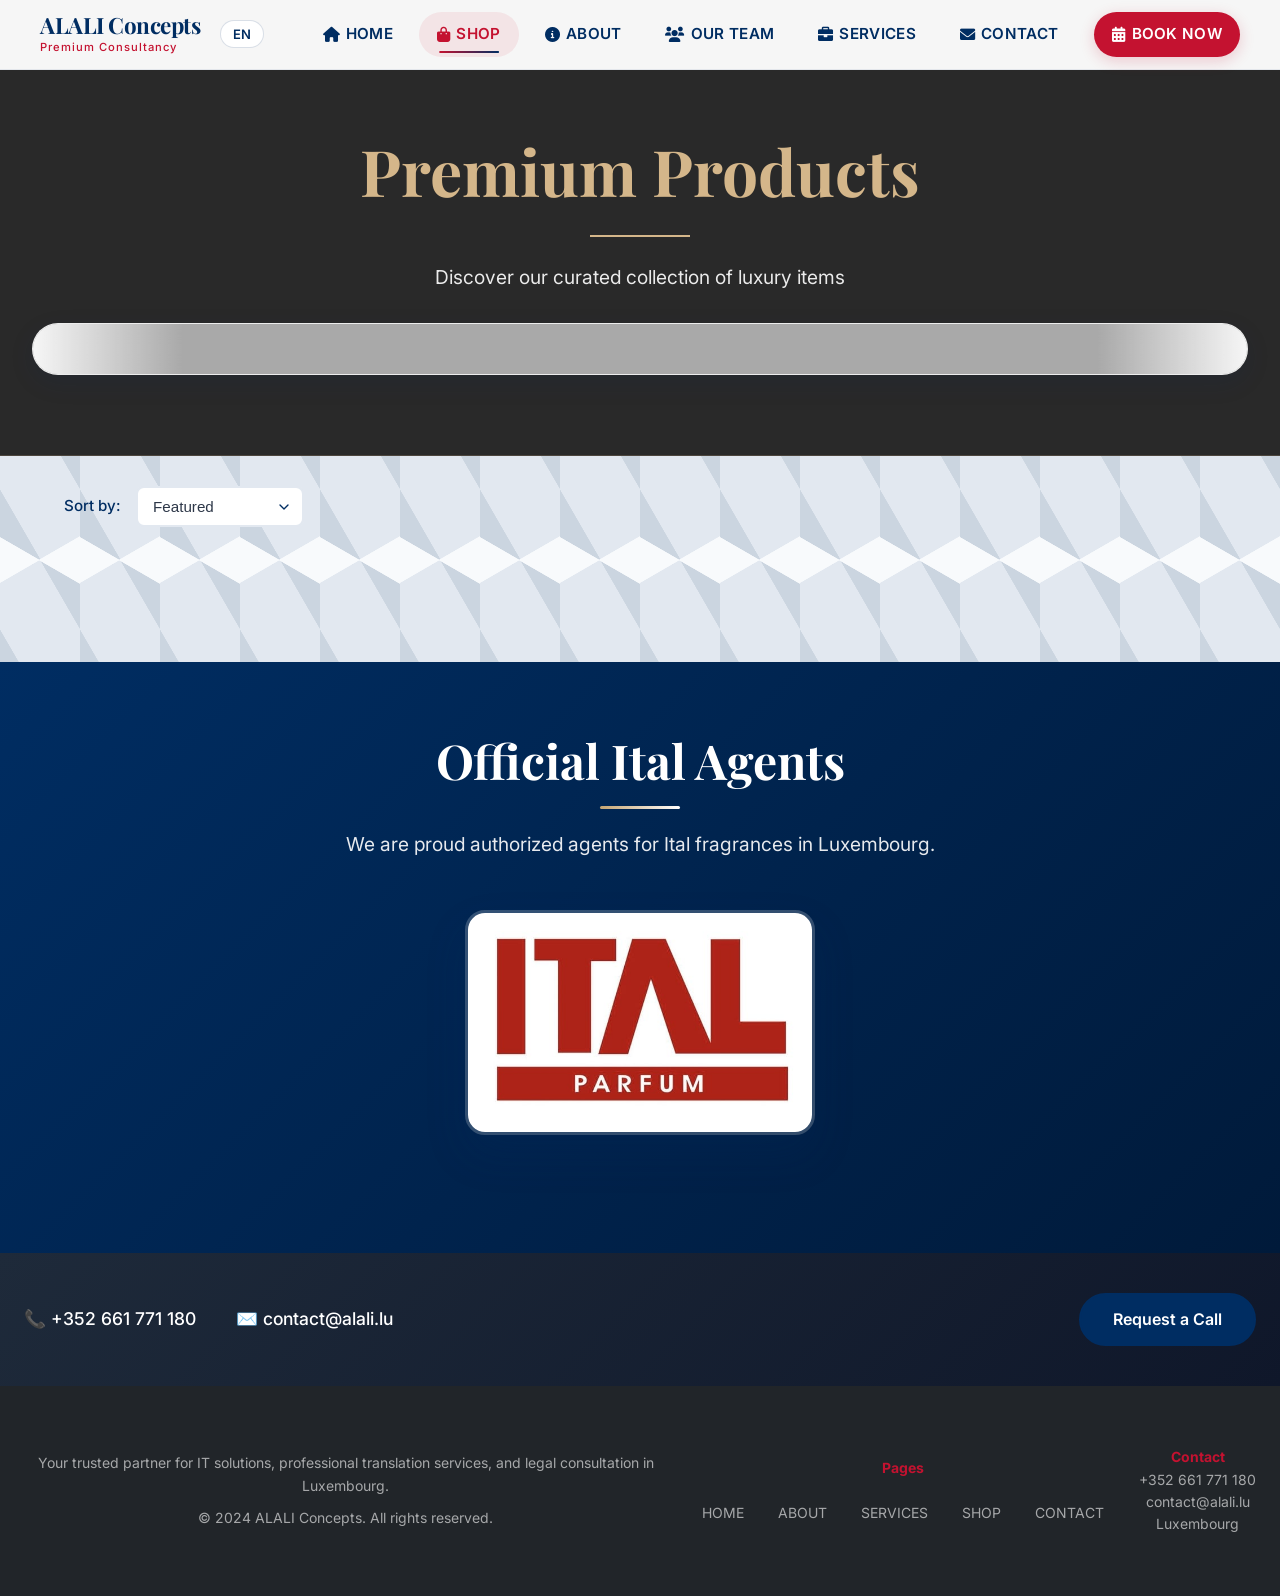
<file: Alali Websit_project/shop_page.html>
<!DOCTYPE html>
<html lang="en">
<head>
    <meta charset="UTF-8">
    <meta name="viewport" content="width=device-width, initial-scale=1.0">
    <title>Shop | ALALI Concepts Premium Products</title>

    <meta name="description" content="Premium luxury perfumes and products by ALALI Concepts in Luxembourg.">

    <link rel="icon" type="image/x-icon" href="images/favicon-16x16.png">

    <!-- Fonts -->
    <link href="https://fonts.googleapis.com/css2?family=Inter:wght@300;400;500;600;700&family=Playfair+Display:wght@400;500;600;700&display=swap" rel="stylesheet">

    <!-- Icons -->
    <link href="https://cdnjs.cloudflare.com/ajax/libs/font-awesome/6.0.0/css/all.min.css" rel="stylesheet">

    <!-- Styles -->
    <link rel="stylesheet" href="shop_style.css">

    <!-- Scripts -->
    <script src="Home_script.js" defer></script>
</head>

<body class="shop-site">

<div id="bg-canvas-container"></div>

<header class="navbar fixed">
    <div class="navbar-container">        
        <a href="index.html" class="logo-group">
            <div class="logo-text">
                <span class="logo-main">ALALI Concepts</span>
                <span class="logo-sub" data-key="nav_sub">Premium Consultancy</span>
            </div>
        </a>

<div class="lang-switcher">
    <select id="language-select">
        <option value="en">EN</option>
        <option value="fr">FR</option>
        <option value="ar">AR</option>
    </select>
</div>
        
        <button class="menu-toggle" id="mobile-menu" aria-label="Toggle menu">
            <span></span><span></span><span></span>
        </button>
        
        <nav class="nav-links" id="nav-links">
    <ul>
        <li><a href="index.html" data-key="nav_home"><i class="fas fa-home"></i> HOME</a></li>
        <li><a href="shop_page.html" class="active" data-key="nav_shop"><i class="fas fa-shopping-bag"></i> SHOP</a></li>
        <li><a href="about_page.html" data-key="nav_about"><i class="fas fa-info-circle"></i> ABOUT</a></li>
        <li><a href="team_page.html" data-key="nav_team"><i class="fas fa-users"></i> OUR TEAM</a></li>
        <li><a href="services_page.html" data-key="nav_services"><i class="fas fa-briefcase"></i> SERVICES</a></li>
        <li><a href="contact_page.html" data-key="nav_contact"><i class="fas fa-envelope"></i> CONTACT</a></li>
        <li><a href="contact_page.html" class="nav-cta" data-key="nav_book"><i class="fas fa-calendar-alt"></i> BOOK NOW</a></li>
    </ul>
        </nav>
    </div>
</header>

<section class="Perfume-images">
    <div class="container text-center">
        <div class="content">
            <h1 data-key="shop_hero_title">Premium Products</h1>
            <p data-key="shop_hero_sub">Discover our curated collection of luxury items</p>
        </div>
    </div>

<div class="ticker-shelf">
    <div class="collection-ticker">
        <div class="loop-images">
            <!-- Images loaded dynamically from Supabase -->
        </div>
    </div>
</div>
</section>

<main>
    <div class="filter-controls">
        <label for="sortPrice" data-key="sort_label">Sort by:</label>
        <select id="sortPrice" onchange="sortProducts()">
            <option value="default">Featured</option>
            <option value="low-high">Price: Low to High</option>
            <option value="high-low">Price: High to Low</option>
        </select>
    </div>

    <div class="product-grid">
        <!-- Products loaded dynamically from Supabase -->
    </div>
</main>

<section class="agent-info">
    <div class="container text-center">
        <h2 data-key="agent_title">Official Ital Agents</h2>
        <p data-key="agent_desc">We are proud authorized agents for Ital fragrances in Luxembourg.</p>
        <div class="ital-box">
        <img src="images/ital.jpg" class="ital-logo" alt="Ital Logo">
        </div>
    </div>
</section>

<section class="contact-action-strip pro-contact">
    <div class="container strip-flex-pro">
        <div class="contact-info">
            <span>📞 +352 661 771 180</span>
            <span>✉️ contact@alali.lu</span>
        </div>
        <div class="contact-btn">
            <a href="contact_page.html" class="btn-outline-navy" data-key="req_call">Request a Call</a>
        </div>
    </div>
</section>

    <footer class="pro-footer">
        <div class="container footer-container">
            <div style="flex: 2;">
                <p data-key="footer_p1">Your trusted partner for IT solutions, professional translation services, and legal consultation in Luxembourg.</p>
                <p style="margin-top: 10px;">© 2024 ALALI Concepts. All rights reserved.</p>
            </div>
            
            <div class="footer-links">
                <h4 data-key="footer_pages" style="color: var(--red);">Pages</h4><br>
                <a href="index.html" data-key="nav_home">Home</a>
                <a href="about_page.html" data-key="nav_about">About</a>
                <a href="services_page.html" data-key="nav_services">Services</a>
                <a href="shop_page.html" data-key="nav_shop">Shop</a>
                <a href="contact_page.html" data-key="nav_contact">Contact</a>
            </div>

            <div class="footer-contact">
                <h4 data-key="footer_contact" style="color: var(--red);">Contact</h4>
                <p>+352 661 771 180</p>
                <p>contact@alali.lu</p>
                <p>Luxembourg</p>
            </div>
        </div>
    </footer>

    <div class="card-overlay" id="cardOverlay">
    <div class="card-overlay-inner">
        <button class="card-overlay-close" onclick="closeCardModal()">✕</button>
        <div id="cardOverlayContent"></div>
    </div>
</div>

</body>
</html>
</file>
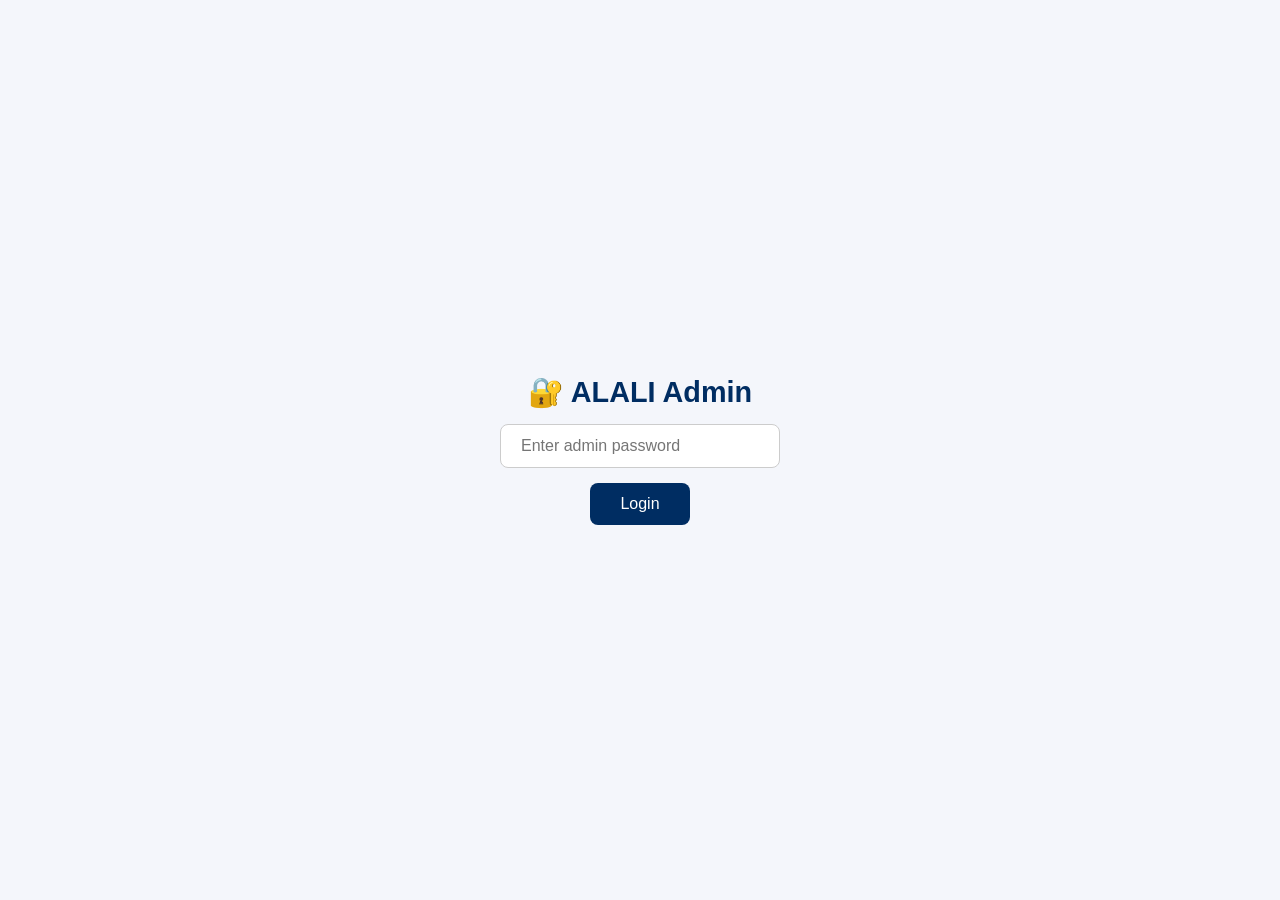
<file: Alali Websit_project/Alali Websit_project/admin.html>
<!DOCTYPE html>
<html lang="en">
<head>
  <meta charset="UTF-8">
  <title>ALALI Admin Panel</title>
  <link rel="stylesheet" href="https://cdnjs.cloudflare.com/ajax/libs/font-awesome/6.0.0/css/all.min.css">
  <style>
    * { box-sizing: border-box; margin: 0; padding: 0; }
    body { font-family: 'Segoe UI', sans-serif; background: #f4f6fb; color: #333; }
    #login-screen { display: flex; flex-direction: column; align-items: center; justify-content: center; height: 100vh; gap: 15px; }
    #login-screen h2 { font-size: 1.8rem; color: #002D62; }
    #login-screen input { padding: 12px 20px; border: 1px solid #ccc; border-radius: 8px; font-size: 1rem; width: 280px; }
    #login-screen button { padding: 12px 30px; background: #002D62; color: white; border: none; border-radius: 8px; cursor: pointer; font-size: 1rem; }
    #admin-panel { display: none; max-width: 1000px; margin: 0 auto; padding: 40px 20px; }
    h1 { color: #002D62; margin-bottom: 30px; }
    .tabs { display: flex; gap: 10px; margin-bottom: 30px; }
    .tab { padding: 10px 25px; border: 2px solid #002D62; border-radius: 30px; cursor: pointer; font-weight: 600; color: #002D62; background: white; }
    .tab.active { background: #002D62; color: white; }
    .panel { display: none; }
    .panel.active { display: block; }
    .form-box { background: white; padding: 30px; border-radius: 12px; box-shadow: 0 2px 10px rgba(0,0,0,0.07); margin-bottom: 30px; }
    .form-box h3 { color: #002D62; margin-bottom: 20px; }
    input[type=text], input[type=file], select, textarea {
      width: 100%; padding: 10px 14px; margin: 5px 0 15px;
      border: 1px solid #ddd; border-radius: 8px; font-size: 0.95rem;
    }
    .form-row { display: grid; grid-template-columns: 1fr 1fr; gap: 15px; }
    .btn-add { padding: 12px 28px; background: #c0392b; color: white; border: none; border-radius: 8px; cursor: pointer; font-size: 1rem; font-weight: 600; }
    .btn-add:disabled { opacity: 0.5; cursor: not-allowed; }
    .item-list { background: white; border-radius: 12px; box-shadow: 0 2px 10px rgba(0,0,0,0.07); overflow: hidden; }
    .item-row { display: flex; align-items: center; gap: 15px; padding: 14px 20px; border-bottom: 1px solid #f0f0f0; }
    .item-row:last-child { border-bottom: none; }
    .item-row img { width: 55px; height: 55px; object-fit: cover; border-radius: 8px; }
    .item-info { flex: 1; }
    .item-info strong { display: block; color: #002D62; }
    .item-info span { font-size: 0.85rem; color: #888; }
    .btn-del { padding: 7px 15px; background: #c0392b; color: white; border: none; border-radius: 6px; cursor: pointer; font-size: 0.85rem; }
    .btn-toggle { padding: 7px 15px; background: #27ae60; color: white; border: none; border-radius: 6px; cursor: pointer; font-size: 0.85rem; margin-right: 6px; }
    .btn-edit { padding: 7px 15px; background: #f39c12; color: white; border: none; border-radius: 6px; cursor: pointer; font-size: 0.85rem; margin-right: 6px; }
    .inactive { opacity: 0.45; }
    .status-msg { padding: 12px 18px; border-radius: 8px; margin-bottom: 15px; font-weight: 600; display: none; }
    .status-msg.ok { background: #d4edda; color: #155724; display: block; }
    .status-msg.err { background: #f8d7da; color: #721c24; display: block; }
    label { font-weight: 600; font-size: 0.9rem; color: #444; }
  </style>
</head>
<body>

<div id="login-screen">
  <h2>🔐 ALALI Admin</h2>
  <input type="password" id="pass" placeholder="Enter admin password" onkeydown="if(event.key==='Enter')checkPass()">
  <button onclick="checkPass()">Login</button>
</div>

<div id="admin-panel">
  <h1>⚙️ ALALI Admin Panel</h1>

  <div class="tabs">
    <div class="tab active" onclick="switchTab('products', this)">🛍️ Products</div>
    <div class="tab" onclick="switchTab('team', this)">👥 Team</div>
  </div>

  <!-- PRODUCTS PANEL -->
  <div class="panel active" id="panel-products">
    <div class="form-box">
      <h3>Add New Product</h3>
      <div id="msg-product" class="status-msg"></div>
      <div class="form-row">
        <div>
          <label>Product Name</label>
          <input type="text" id="p-name" placeholder="e.g. ITAL MILANO 100ml">
        </div>
        <div>
          <label>Price (display)</label>
          <input type="text" id="p-price" placeholder="e.g. 120€">
        </div>
      </div>
      <div class="form-row">
        <div>
          <label>Price (number for sorting)</label>
          <input type="text" id="p-price-sort" placeholder="e.g. 120">
        </div>
        <div>
          <label>Category</label>
          <select id="p-tag">
            <option value="Perfume">Perfume</option>
            <option value="Diffuseur">Diffuseur</option>
          </select>
        </div>
      </div>
      <div class="form-row">
        <div>
          <label>Gender</label>
          <select id="p-gender">
            <option value="unisex">Unisex</option>
            <option value="men">Men</option>
            <option value="women">Women</option>
            <option value="none">No gender tag</option>
          </select>
        </div>
        <div>
          <label>Short Description (use key e.g. p1_desc)</label>
          <input type="text" id="p-desc" placeholder="e.g. p1_desc">
        </div>
      </div>
      <label>Product Image</label>
      <input type="file" id="p-image" accept="image/*">
      <button class="btn-add" id="btn-add-product" onclick="addProduct()">
        <i class="fas fa-plus"></i> Upload & Add Product
      </button>
    </div>
    <div class="item-list" id="product-list"></div>
  </div>

  <!-- TEAM PANEL -->
  <div class="panel" id="panel-team">
    <div class="form-box">
      <h3>Add Team Member</h3>
      <div id="msg-team" class="status-msg"></div>
      <div class="form-row">
        <div>
          <label>Full Name</label>
          <input type="text" id="t-name" placeholder="e.g. Muhannad Alali">
        </div>
        <div>
          <label>Role / Title</label>
          <input type="text" id="t-role" placeholder="e.g. CEO & Founder">
        </div>
      </div>
      <label>Display Order (1 = first)</label>
      <input type="text" id="t-order" placeholder="e.g. 1">
      <label>Photo</label>
      <input type="file" id="t-image" accept="image/*">
      <button class="btn-add" id="btn-add-team" onclick="addTeamMember()">
        <i class="fas fa-plus"></i> Upload & Add Member
      </button>
    </div>
    <div class="item-list" id="team-list"></div>
  </div>
</div>

<script>
const SUPA_URL = 'https://frnomwyygnaldhdfdkmd.supabase.co';
const SUPA_KEY = 'sb_publishable_iGj0UaExKTiAuwaL8vcBqw_vnXFEWSJ';
const ADMIN_PASS = 'alali2024';

const H = { 'apikey': SUPA_KEY, 'Authorization': `Bearer ${SUPA_KEY}` };

function checkPass() {
  if (document.getElementById('pass').value === ADMIN_PASS) {
    document.getElementById('login-screen').style.display = 'none';
    document.getElementById('admin-panel').style.display = 'block';
    loadProducts(); loadTeam();
  } else alert('Wrong password');
}

function switchTab(tab, el) {
  document.querySelectorAll('.tab').forEach(t => t.classList.remove('active'));
  document.querySelectorAll('.panel').forEach(p => p.classList.remove('active'));
  document.querySelector(`#panel-${tab}`).classList.add('active');
  el.classList.add('active');
}

function showMsg(id, text, type) {
  const el = document.getElementById(id);
  el.textContent = text;
  el.className = `status-msg ${type}`;
  setTimeout(() => el.style.display = 'none', 4000);
}

async function uploadImage(file, bucket) {
  const fileName = Date.now() + '_' + file.name.replace(/\s/g, '_');
  const res = await fetch(`${SUPA_URL}/storage/v1/object/${bucket}/${fileName}`, {
    method: 'POST',
    headers: { ...H, 'Content-Type': file.type },
    body: file
  });
  if (!res.ok) throw new Error('Image upload failed');
  return `${SUPA_URL}/storage/v1/object/public/${bucket}/${fileName}`;
}

// ── PRODUCTS ──────────────────────────────────────────
async function loadProducts() {
  const res = await fetch(`${SUPA_URL}/rest/v1/products?order=id.asc`, { headers: H });
  const items = await res.json();
  const list = document.getElementById('product-list');
  list.innerHTML = '';
  if (!items.length) { list.innerHTML = '<p style="padding:20px;color:#888">No products yet. Add your first one above!</p>'; return; }
  items.forEach(p => {
    list.innerHTML += `
      <div class="item-row ${p.active ? '' : 'inactive'}" id="prod-${p.id}">
        <img src="${p.image_url}" alt="${p.name}" onerror="this.src='https://placehold.co/55x55'">
        <div class="item-info">
          <strong>${p.name}</strong>
          <span>${p.price} · ${p.tag_key} · ${p.gender}</span>
        </div>
        <button class="btn-toggle" onclick="toggleProduct(${p.id}, ${p.active})">
          ${p.active ? 'Hide' : 'Show'}
        </button>
        <button class="btn-edit" onclick="editProduct(${p.id}, '${p.name.replace(/'/g, "\\'")}', '${p.price}', ${p.price_sort || 0}, '${p.description_key}', '${p.tag_key}', '${p.gender}')">Edit</button>
        <button class="btn-del" onclick="deleteProduct(${p.id})">Delete</button>
      </div>`;
  });
}

async function addProduct() {
  const btn = document.getElementById('btn-add-product');
  const file = document.getElementById('p-image').files[0];
  if (!file) return showMsg('msg-product', 'Please select an image.', 'err');
  if (!document.getElementById('p-name').value) return showMsg('msg-product', 'Please enter a name.', 'err');

  btn.disabled = true; btn.textContent = 'Uploading...';
  try {
    const image_url = await uploadImage(file, 'product-images');
    await fetch(`${SUPA_URL}/rest/v1/products`, {
      method: 'POST',
      headers: { ...H, 'Content-Type': 'application/json', 'Prefer': 'return=minimal' },
      body: JSON.stringify({
        name: document.getElementById('p-name').value,
        price: document.getElementById('p-price').value,
        price_sort: parseFloat(document.getElementById('p-price-sort').value) || 0,
        description_key: document.getElementById('p-desc').value,
        tag_key: document.getElementById('p-tag').value,
        gender: document.getElementById('p-gender').value,
        image_url, active: true
      })
    });
    showMsg('msg-product', '✅ Product added successfully!', 'ok');
    document.getElementById('p-name').value = '';
    document.getElementById('p-price').value = '';
    document.getElementById('p-price-sort').value = '';
    document.getElementById('p-desc').value = '';
    document.getElementById('p-image').value = '';
    loadProducts();
  } catch(e) { showMsg('msg-product', '❌ Error: ' + e.message, 'err'); }
  btn.disabled = false; btn.innerHTML = '<i class="fas fa-plus"></i> Upload & Add Product';
}

function editProduct(id, name, price, price_sort, desc, tag, gender) {
  document.getElementById('p-name').value = name;
  document.getElementById('p-price').value = price;
  document.getElementById('p-price-sort').value = price_sort;
  document.getElementById('p-desc').value = desc;
  document.getElementById('p-tag').value = tag;
  document.getElementById('p-gender').value = gender;
  document.getElementById('p-image').value = '';

  const btn = document.getElementById('btn-add-product');
  btn.innerHTML = '<i class="fas fa-save"></i> Save Changes';
  btn.onclick = async function() {
    btn.disabled = true; btn.textContent = 'Saving...';
    try {
      const file = document.getElementById('p-image').files[0];
      let image_url = null;
      if (file) image_url = await uploadImage(file, 'product-images');

      const updateData = {
        name: document.getElementById('p-name').value,
        price: document.getElementById('p-price').value,
        price_sort: parseFloat(document.getElementById('p-price-sort').value) || 0,
        description_key: document.getElementById('p-desc').value,
        tag_key: document.getElementById('p-tag').value,
        gender: document.getElementById('p-gender').value,
      };
      if (image_url) updateData.image_url = image_url;

      await fetch(`${SUPA_URL}/rest/v1/products?id=eq.${id}`, {
        method: 'PATCH',
        headers: { ...H, 'Content-Type': 'application/json', 'Prefer': 'return=minimal' },
        body: JSON.stringify(updateData)
      });

      showMsg('msg-product', '✅ Product updated!', 'ok');
      document.getElementById('p-name').value = '';
      document.getElementById('p-price').value = '';
      document.getElementById('p-price-sort').value = '';
      document.getElementById('p-desc').value = '';
      document.getElementById('p-image').value = '';
      btn.disabled = false;
      btn.innerHTML = '<i class="fas fa-plus"></i> Upload & Add Product';
      btn.onclick = addProduct;
      loadProducts();
    } catch(e) {
      showMsg('msg-product', '❌ Error: ' + e.message, 'err');
      btn.disabled = false;
      btn.innerHTML = '<i class="fas fa-save"></i> Save Changes';
    }
  };
  document.querySelector('.form-box').scrollIntoView({ behavior: 'smooth' });
}

async function toggleProduct(id, current) {
  await fetch(`${SUPA_URL}/rest/v1/products?id=eq.${id}`, {
    method: 'PATCH',
    headers: { ...H, 'Content-Type': 'application/json', 'Prefer': 'return=minimal' },
    body: JSON.stringify({ active: !current })
  });
  loadProducts();
}

async function deleteProduct(id) {
  if (!confirm('Delete this product permanently?')) return;
  await fetch(`${SUPA_URL}/rest/v1/products?id=eq.${id}`, { method: 'DELETE', headers: H });
  loadProducts();
}

// ── TEAM ──────────────────────────────────────────────
async function loadTeam() {
  const res = await fetch(`${SUPA_URL}/rest/v1/team?order=display_order.asc`, { headers: H });
  const items = await res.json();
  const list = document.getElementById('team-list');
  list.innerHTML = '';
  if (!items.length) { list.innerHTML = '<p style="padding:20px;color:#888">No team members yet. Add your first one above!</p>'; return; }
  items.forEach(m => {
    list.innerHTML += `
      <div class="item-row">
        <img src="${m.image_url}" alt="${m.name}" onerror="this.src='https://placehold.co/55x55'">
        <div class="item-info">
          <strong>${m.name}</strong>
          <span>${m.role} · Order: ${m.display_order}</span>
        </div>
        <button class="btn-del" onclick="deleteTeamMember(${m.id})">Delete</button>
      </div>`;
  });
}

async function addTeamMember() {
  const btn = document.getElementById('btn-add-team');
  const file = document.getElementById('t-image').files[0];
  if (!file) return showMsg('msg-team', 'Please select a photo.', 'err');
  if (!document.getElementById('t-name').value) return showMsg('msg-team', 'Please enter a name.', 'err');

  btn.disabled = true; btn.textContent = 'Uploading...';
  try {
    const image_url = await uploadImage(file, 'product-images');
    await fetch(`${SUPA_URL}/rest/v1/team`, {
      method: 'POST',
      headers: { ...H, 'Content-Type': 'application/json', 'Prefer': 'return=minimal' },
      body: JSON.stringify({
        name: document.getElementById('t-name').value,
        role: document.getElementById('t-role').value,
        display_order: parseInt(document.getElementById('t-order').value) || 99,
        image_url
      })
    });
    showMsg('msg-team', '✅ Team member added!', 'ok');
    document.getElementById('t-name').value = '';
    document.getElementById('t-role').value = '';
    document.getElementById('t-order').value = '';
    document.getElementById('t-image').value = '';
    loadTeam();
  } catch(e) { showMsg('msg-team', '❌ Error: ' + e.message, 'err'); }
  btn.disabled = false; btn.innerHTML = '<i class="fas fa-plus"></i> Upload & Add Member';
}

async function deleteTeamMember(id) {
  if (!confirm('Delete this team member?')) return;
  await fetch(`${SUPA_URL}/rest/v1/team?id=eq.${id}`, { method: 'DELETE', headers: H });
  loadTeam();
}
</script>
</body>
</html>
</file>
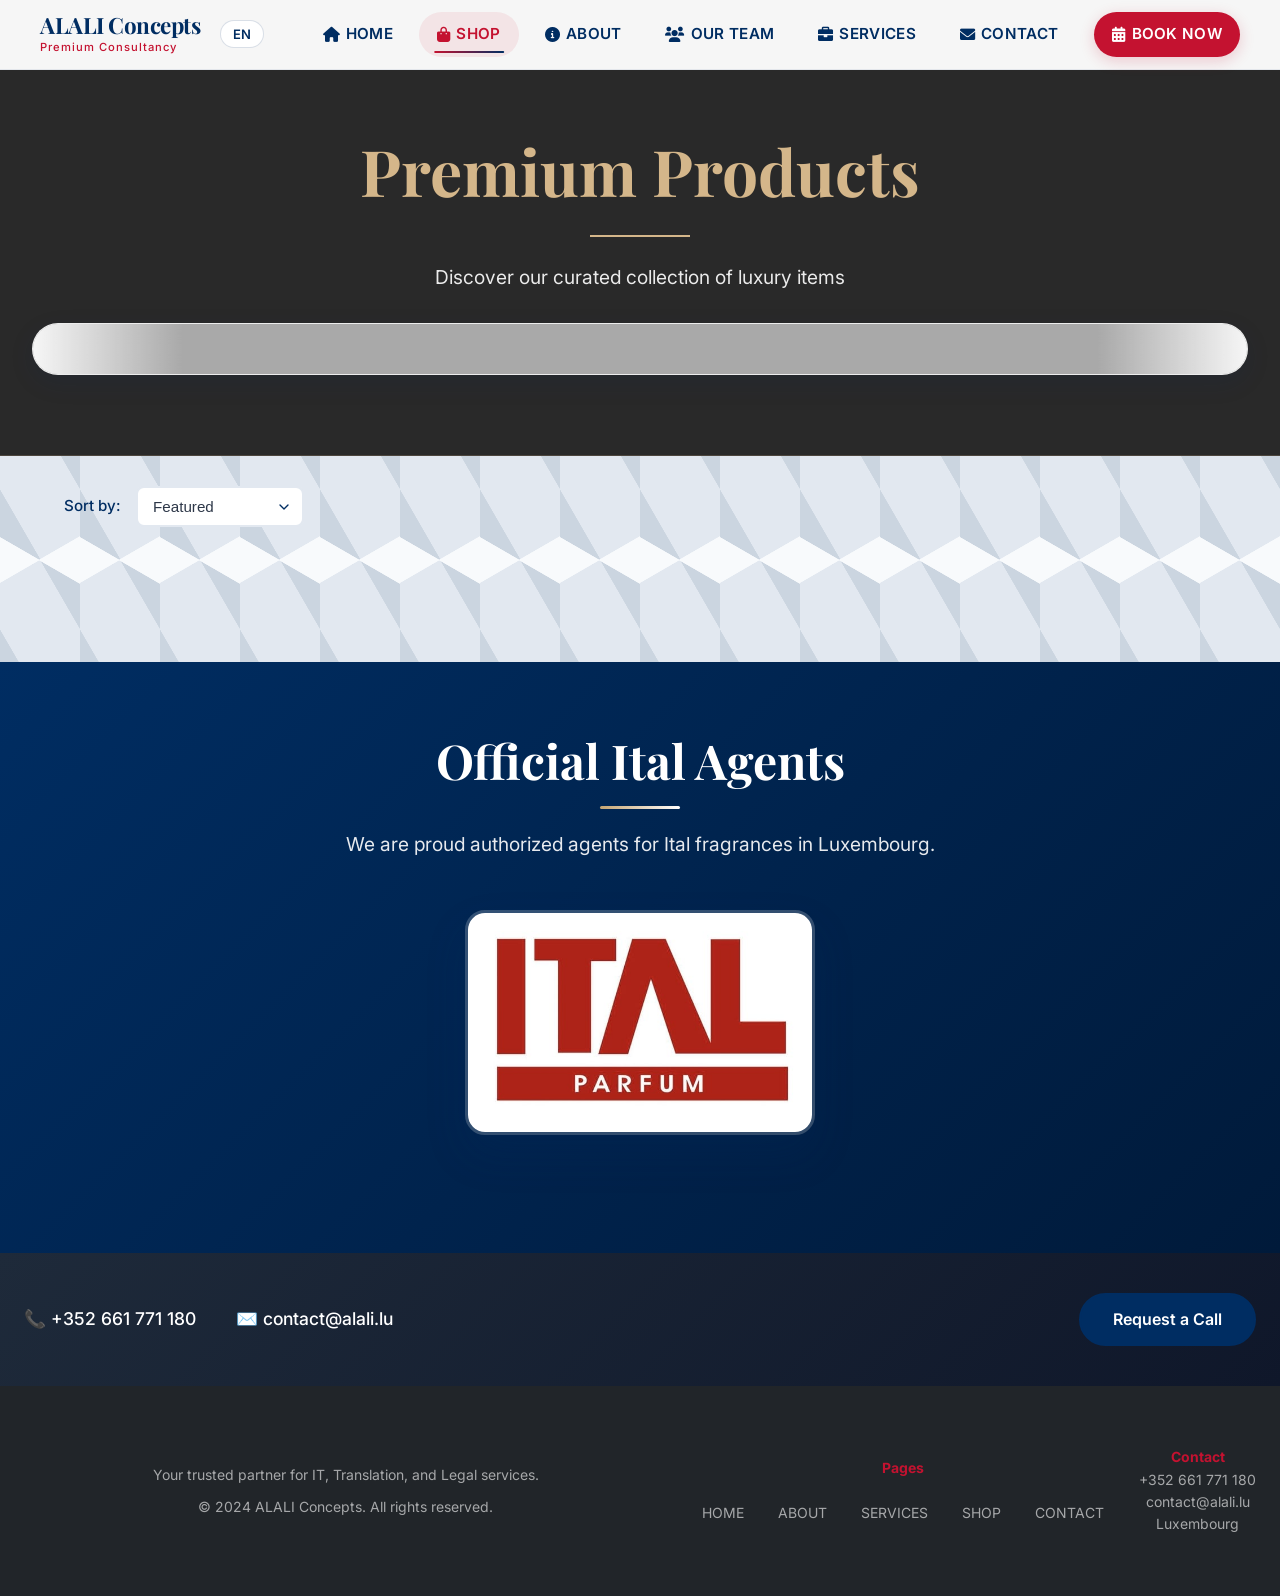
<file: Alali Websit_project/Alali Websit_project/shop_page.html>
<!DOCTYPE html>
<html lang="en">
<head>
    <meta charset="UTF-8">
    <meta name="viewport" content="width=device-width, initial-scale=1.0">
    <title>Shop | ALALI Concepts Premium Products</title>

    <meta name="description" content="Premium luxury perfumes and products by ALALI Concepts in Luxembourg.">

    <link rel="icon" type="image/x-icon" href="images/favicon-16x16.png">

    <!-- Fonts -->
    <link href="https://fonts.googleapis.com/css2?family=Inter:wght@300;400;500;600;700&family=Playfair+Display:wght@400;500;600;700&display=swap" rel="stylesheet">

    <!-- Icons -->
    <link href="https://cdnjs.cloudflare.com/ajax/libs/font-awesome/6.0.0/css/all.min.css" rel="stylesheet">

    <!-- Styles -->
    <link rel="stylesheet" href="shop_style.css">

    <!-- Scripts -->
    <script src="Home_script.js" defer></script>
</head>

<body class="shop-site">

<div id="bg-canvas-container"></div>

<header class="navbar fixed">
    <div class="navbar-container">        
        <a href="index.html" class="logo-group">
            <div class="logo-text">
                <span class="logo-main">ALALI Concepts</span>
                <span class="logo-sub" data-key="nav_sub">Premium Consultancy</span>
            </div>
        </a>

<div class="lang-switcher">
    <select id="language-select">
        <option value="en">EN</option>
        <option value="fr">FR</option>
        <option value="ar">AR</option>
    </select>
</div>
        
        <button class="menu-toggle" id="mobile-menu" aria-label="Toggle menu">
            <span></span><span></span><span></span>
        </button>
        
        <nav class="nav-links" id="nav-links">
    <ul>
        <li><a href="index.html" data-key="nav_home"><i class="fas fa-home"></i> HOME</a></li>
        <li><a href="shop_page.html" class="active" data-key="nav_shop"><i class="fas fa-shopping-bag"></i> SHOP</a></li>
        <li><a href="about_page.html" data-key="nav_about"><i class="fas fa-info-circle"></i> ABOUT</a></li>
        <li><a href="team_page.html" data-key="nav_team"><i class="fas fa-users"></i> OUR TEAM</a></li>
        <li><a href="services_page.html" data-key="nav_services"><i class="fas fa-briefcase"></i> SERVICES</a></li>
        <li><a href="contact_page.html" data-key="nav_contact"><i class="fas fa-envelope"></i> CONTACT</a></li>
        <li><a href="contact_page.html" class="nav-cta" data-key="nav_book"><i class="fas fa-calendar-alt"></i> BOOK NOW</a></li>
    </ul>
        </nav>
    </div>
</header>

<section class="Perfume-images">
    <div class="container text-center">
        <div class="content">
            <h1 data-key="shop_hero_title">Premium Products</h1>
            <p data-key="shop_hero_sub">Discover our curated collection of luxury items</p>
        </div>
    </div>

<div class="ticker-shelf">
    <div class="collection-ticker">
        <div class="loop-images">
            <!-- Images loaded dynamically from Supabase -->
        </div>
    </div>
</div>
</section>

<main>
    <div class="filter-controls">
        <label for="sortPrice" data-key="sort_label">Sort by:</label>
        <select id="sortPrice" onchange="sortProducts()">
            <option value="default">Featured</option>
            <option value="low-high">Price: Low to High</option>
            <option value="high-low">Price: High to Low</option>
        </select>
    </div>

    <div class="product-grid">
        <!-- Products loaded dynamically from Supabase -->
    </div>
</main>

<section class="agent-info">
    <div class="container text-center">
        <h2 data-key="agent_title">Official Ital Agents</h2>
        <p data-key="agent_desc">We are proud authorized agents for Ital fragrances in Luxembourg.</p>
        <div class="ital-box">
        <img src="images/ital.jpg" class="ital-logo" alt="Ital Logo">
        </div>
    </div>
</section>

<section class="contact-action-strip pro-contact">
    <div class="container strip-flex-pro">
        <div class="contact-info">
            <span>📞 +352 661 771 180</span>
            <span>✉️ contact@alali.lu</span>
        </div>
        <div class="contact-btn">
            <a href="contact_page.html" class="btn-outline-navy" data-key="req_call">Request a Call</a>
        </div>
    </div>
</section>

    <footer class="pro-footer">
        <div class="container footer-container">
            <div style="flex: 2;">
                <p data-key="footer_p1">Your trusted partner for IT solutions, professional translation services, and legal consultation in Luxembourg.</p>
                <p style="margin-top: 10px;">© 2024 ALALI Concepts. All rights reserved.</p>
            </div>
            
            <div class="footer-links">
                <h4 data-key="footer_pages" style="color: var(--red);">Pages</h4><br>
                <a href="index.html" data-key="nav_home">Home</a>
                <a href="about_page.html" data-key="nav_about">About</a>
                <a href="services_page.html" data-key="nav_services">Services</a>
                <a href="shop_page.html" data-key="nav_shop">Shop</a>
                <a href="contact_page.html" data-key="nav_contact">Contact</a>
            </div>

            <div class="footer-contact">
                <h4 data-key="footer_contact" style="color: var(--red);">Contact</h4>
                <p>+352 661 771 180</p>
                <p>contact@alali.lu</p>
                <p>Luxembourg</p>
            </div>
        </div>
    </footer>

</body>
</html>
</file>
<file: Alali Websit_project/Home_style.css>
@import url('https://fonts.googleapis.com/css2?family=Inter:wght@300;400;500;600;700&family=Playfair+Display:wght@400;500;600;700&display=swap');
@import url('https://cdnjs.cloudflare.com/ajax/libs/font-awesome/6.0.0/css/all.min.css');

/* --- GLOBAL STYLES --- */
* {
    margin: 0;
    padding: 0;
    box-sizing: border-box;
    font-family: 'Inter', sans-serif;
}

:root {
    --navy: #002D62;
    --navy-light: #1a4a7a;
    --red: #D32F2F;
    --red-light: #e55a5a;
    --white: #ffffff;
    --off-white: #fefefe;
    --gold: #C5A572;
    --gold-glow: rgba(197, 165, 114, 0.3);
    --glass-white: rgba(255, 255, 255, 0.08);
    --glass-border: rgba(255, 255, 255, 0.15);
    --text-dark: #1a2c3e;
    --text-light: #f8fafc;
    --transition: all 0.3s cubic-bezier(0.25, 0.46, 0.45, 0.94);
    --shadow-sm: 0 4px 12px rgba(0, 0, 0, 0.08);
    --shadow-md: 0 8px 24px rgba(0, 0, 0, 0.12);
}

.container {
    max-width: 1200px;
    margin: 0 auto;
    padding: 0 20px;
}

h1, h2 {
    font-family: 'Playfair Display', serif;
    font-weight: 700;
}

/* --- NAVBAR --- */
.navbar {
    position: fixed;
    top: 0;
    left: 0;
    right: 0;
    width: 100%;
    background: rgba(255, 255, 255, 0.96);
    backdrop-filter: blur(12px);
    -webkit-backdrop-filter: blur(12px);
    z-index: 1000;
    transition: all 0.4s cubic-bezier(0.25, 0.46, 0.45, 0.94);
    border-bottom: 1px solid rgba(0, 45, 98, 0.08);
}

.navbar::after {
    content: '';
    position: absolute;
    bottom: -1px;
    left: 0;
    width: 100%;
    height: 2px;
    background: linear-gradient(90deg, transparent, var(--red), var(--navy), var(--gold), var(--red), transparent);
    transform: scaleX(0);
    transition: transform 0.6s ease;
    transform-origin: center;
}

.navbar:hover::after {
    transform: scaleX(1);
}

.navbar.scrolled {
    background: rgba(255, 255, 255, 0.98);
    backdrop-filter: blur(12px);
    box-shadow: 0 4px 30px rgba(0, 45, 98, 0.12);
}

.navbar.fixed {
    transition: all 0.4s ease;
}

.navbar.fixed.scrolled {
    background: rgba(255, 255, 255, 0.98);
    box-shadow: 0 4px 12px rgba(0, 0, 0, 0.08);
}

.navbar-container {
    display: flex;
    justify-content: space-between;
    align-items: center;
    max-width: 1400px;
    margin: 0 auto;
    padding: 12px 40px;
    transition: padding 0.3s ease;
    width: 100%;
}

.navbar.scrolled .navbar-container {
    padding: 8px 40px;
}

.logo-group {
    display: flex;
    align-items: center;
    text-decoration: none;
    z-index: 1001;
    flex-shrink: 0;
}

.nav-logo {
    height: 70px;
    width: auto;
    transition: all 0.3s cubic-bezier(0.34, 1.2, 0.64, 1);
    filter: drop-shadow(0 2px 4px rgba(0,0,0,0.05));
}

.logo-group:hover .nav-logo {
    transform: scale(1.05) rotate(-1deg);
    filter: drop-shadow(0 4px 8px rgba(211,47,47,0.15));
}

.logo-text {
    display: flex;
    flex-direction: column;
}

.logo-main {
    font-family: 'Playfair Display', serif;
    font-size: 1.4rem;
    font-weight: 700;
    color: var(--navy);
    letter-spacing: -0.5px;
    line-height: 1.2;
}

.logo-sub {
    font-size: 0.7rem;
    color: var(--red);
    letter-spacing: 1px;
    font-weight: 500;
}

.nav-links {
    flex: 1;
    display: flex;
    justify-content: flex-end;
}

.nav-links ul {
    display: flex;
    gap: 8px;
    list-style: none;
    margin: 0;
    padding: 0;
    align-items: center;
}

.nav-links li {
    position: relative;
}

/*-- Base Link Styling --*/
.nav-links a {
    text-decoration: none;
    color: var(--navy);
    font-weight: 600;
    font-size: 0.95rem;
    padding: 10px 18px;
    border-radius: 40px;
    transition: all 0.3s ease;
    position: relative;
    display: inline-flex;
    align-items: center;
    gap: 6px;
    letter-spacing: 0.3px;
    white-space: nowrap;
    text-align: center;
}

/*-- Underline Hover & Active Effect --*/
.nav-links a::before {
    content: '';
    position: absolute;
    bottom: 4px; 
    left: 50%;
    width: 0;
    height: 2px;
    background: linear-gradient(90deg, var(--red, #C41230), var(--navy, #002D62));
    transition: all 0.3s ease;
    transform: translateX(-50%);
    border-radius: 2px;
}

.nav-links a:hover::before {
    width: 20%;
}

.nav-links a:hover {
    color: var(--red);
    background: rgba(211, 47, 47, 0.05);
    transform: translateY(-2px);
}

.nav-links a.active {
    color: var(--red);
    background: rgba(196, 18, 48, 0.08);
    box-shadow: none;
}

.nav-links a.active::before {
    display: block !important;
    width: 60% !important;
    height: 2px !important;
    bottom: 4px !important;
    top: auto !important;
    left: 50% !important;
    transform: translateX(-50%) !important;
    background: linear-gradient(90deg, var(--red), var(--navy)) !important;
}

.nav-links a i {
    font-size: 0.95rem;
    font-family: "Font Awesome 6 Free" !important;
    font-weight: 900 !important;
    display: inline-block !important;
    transition: none !important;
    transform: none !important;
}

.nav-links a:hover i {
    transform: scale(1.05);
}

.nav-links a.nav-cta {
    background: var(--red);
    color: white;
    margin-left: 10px;
    box-shadow: 0 4px 15px rgba(196, 18, 48, 0.2);
}

.nav-links a.nav-cta:hover {
    background: var(--white);
    color: var(--red) !important;
    transform: translateY(-2px);
}

.nav-links a.nav-cta:hover i {
    color: var(--red) !important;
}

.nav-links a.nav-cta::before {
    display: none;
}

.nav-cta::before { 
    display: none; 
}

.nav-cta:hover { 
    background: linear-gradient(135deg, #b91c1c, var(--red)); 
    transform: translateY(-2px) !important; 
    color: white !important; 
}

.nav-cta i { 
    color: white; 
}

.menu-toggle {
    display: none;
    flex-direction: column;
    justify-content: space-between;
    width: 30px;
    height: 21px;
    cursor: pointer;
    z-index: 1001;
    background: transparent;
    border: none;
    padding: 0;
}

.menu-toggle span {
    width: 100%;
    height: 2px;
    background: var(--navy);
    transition: all 0.3s ease;
    border-radius: 2px;
}

.menu-toggle.active span:nth-child(1) {
    transform: translateY(9px) rotate(45deg);
    background: var(--red);
}

.menu-toggle.active span:nth-child(2) {
    opacity: 0;
}

.menu-toggle.active span:nth-child(3) {
    transform: translateY(-9px) rotate(-45deg);
    background: var(--red);
}

/* --- LANGUAGE SWITCHER --- */
.lang-switcher {
    display: flex;
    align-items: center;
    margin: 0 20px;
    z-index: 1001;
}

#language-select {
    background: var(--white);
    color: var(--navy);
    border: 1px solid rgba(0, 45, 98, 0.15);
    padding: 5px 12px;
    border-radius: 20px;
    cursor: pointer;
    font-family: inherit;
    font-size: 13px;
    font-weight: 600;
    outline: none;
    transition: var(--transition);
    appearance: none;
    -webkit-appearance: none;
    text-align: center;
}

/* --- RESPONSIVE NAVBAR --- */
@media (max-width: 1200px) {
    .navbar-container { padding: 12px 30px; }
    .nav-links a { padding: 8px 14px; font-size: 0.9rem; }
}

@media (max-width: 1024px) {
    .nav-links a { padding: 8px 12px; font-size: 0.85rem; }
    .logo-main { font-size: 1.2rem; }
    .nav-logo { height: 60px; }
}

@media (max-width: 768px) {
    .menu-toggle { display: flex; }

    .nav-links {
        position: fixed;
        top: 0;
        right: -100%;
        width: 85%;
        max-width: 350px;
        height: 100vh;
        background: rgba(255, 255, 255, 0.98);
        backdrop-filter: blur(20px);
        box-shadow: -5px 0 30px rgba(0, 0, 0, 0.15);
        transition: right 0.4s cubic-bezier(0.25, 0.46, 0.45, 0.94);
        z-index: 1000;
        padding: 100px 30px 40px;
        display: block;
    }

    .nav-links.active { right: 0; }

    .nav-links ul {
        flex-direction: column;
        gap: 15px;
        width: 100%;
    }

    .nav-links li { width: 100%; }

    .nav-links a {
        display: flex;
        width: 100%;
        padding: 14px 20px;
        font-size: 1.1rem;
        justify-content: flex-start;
        border-radius: 12px;
        white-space: normal;
        -webkit-tap-highlight-color: transparent;
    }

    .nav-links a:active {
        background: rgba(211, 47, 47, 0.08);
        color: var(--red);
    }

 .nav-links a::before {
    bottom: 4px;
    top: auto;
    left: 50%;
    transform: translateX(-50%);
    width: 0;
    height: 2px;
    background: linear-gradient(90deg, var(--red), var(--navy));
}

    .nav-links a:hover::before {
    width: 20%;
}

.nav-links a.active::before {
    width: 80%;
}

    .nav-links a:hover {
        transform: translateX(8px);
        background: rgba(211, 47, 47, 0.08);
    }

.nav-links a.active {
    color: var(--red) !important;
    background: rgba(196, 18, 48, 0.08) !important;
    box-shadow: none !important;
}

    .nav-links a.nav-cta {
        background: linear-gradient(135deg, var(--red), #b91c1c) !important;
        color: white !important;
        margin-left: 0;
        margin-top: 10px;
        text-align: left;
        justify-content: left;
    }

    .navbar::after { display: none; }

    .navbar.scrolled .navbar-container { padding: 10px 24px; }

    .navbar-container { padding: 10px 24px; }

    .nav-logo { height: 55px; }

    .logo-text { display: flex; }
    .logo-main { font-size: 1.4rem; }
    .logo-sub { font-size: 0.8rem; }
}

/* CRITICAL: keeps logo / EN / hamburger in a row on mobile */
@media (max-width: 768px) {
    .navbar-container {
        display: flex;
        justify-content: space-between;
    }

    .lang-switcher {
        margin-left: auto;
        margin-right: 15px;
        order: 2;
    }

    .menu-toggle { order: 3; }
    .logo-group  { order: 1; }

    #language-select {
        font-size: 12px;
        padding: 4px 10px;
    }
}

@media (max-width: 480px) {
    .navbar-container { padding: 8px 16px; }
    .nav-logo { height: 48px; }
    .nav-links { width: 100%; max-width: none; padding: 70px 30px 40px; }
}

/* --- BACKGROUND --- */
#bg-canvas-container {
    position: fixed;
    top: 0;
    left: 0;
    width: 100%;
    height: 100%;
    z-index: -1;
    pointer-events: none;
    background-color: #fcfcfc;
}

body {
    background: linear-gradient(135deg, #fef9f0 0%, #eef2ff 100%);
    position: relative;
    color: var(--text-dark);
}

body::before {
    content: '';
    position: fixed;
    top: 0; left: 0;
    width: 100%; height: 100%;
    background:
        radial-gradient(circle at 20% 30%, rgba(211, 47, 47, 0.12) 0%, transparent 45%),
        radial-gradient(circle at 80% 70%, rgba(0, 45, 98, 0.15) 0%, transparent 50%),
        radial-gradient(circle at 50% 50%, rgba(255, 255, 255, 0.4) 0%, transparent 65%);
    pointer-events: none;
    z-index: 0;
    animation: softPulse 8s ease-in-out infinite alternate;
}

@keyframes softPulse {
    0%   { opacity: 0.5; }
    100% { opacity: 0.9; }
}

body::after {
    content: '';
    position: fixed;
    top: 0; left: 0;
    width: 100%; height: 100%;
    background-image:
        repeating-linear-gradient(45deg,  rgba(211, 47, 47, 0.03) 0px, rgba(211, 47, 47, 0.03) 2px, transparent 2px, transparent 25px),
        repeating-linear-gradient(135deg, rgba(0, 45, 98, 0.03)   0px, rgba(0, 45, 98, 0.03)   2px, transparent 2px, transparent 25px);
    pointer-events: none;
    z-index: 0;
    animation: slowDrift 25s linear infinite;
}

@keyframes slowDrift {
    0%   { background-position: 0 0; }
    100% { background-position: 60px 60px; }
}

.pro-hero, .services-grid, .why-choose-section, .trusted-header,
.partnership-gallery, .agents-strip, .contact-action-strip, .pro-footer {
    position: relative;
    z-index: 2;
}

/* --- HERO --- */
.pro-hero {
    background: linear-gradient(135deg, rgba(0, 45, 98, 0.88), rgba(211, 47, 47, 0.82)), url('images/luxembourg-city.jpg');
    background-size: cover;
    background-position: center;
    background-attachment: scroll;
    color: var(--white);
    padding: 120px 0 80px;
    text-align: center;
    position: relative;
    overflow: hidden;
    border-bottom: 4px solid var(--gold);
}

.pro-hero::before {
    content: '';
    position: absolute;
    top: 0; left: 0; right: 0; bottom: 0;
    background: radial-gradient(circle at 30% 50%, rgba(255,255,255,0.15) 0%, transparent 70%);
    pointer-events: none;
}

.hero-tint { width: 100%; height: 100%; }

.hero-content { animation: fadeInUp 1s ease-out; }

.hero-content h1 {
    display: inline-block;
    font-size: 4.5rem;
    font-weight: 800;
    letter-spacing: -1.5px;
    line-height: 1.1;
    margin-bottom: 30px;
    color: var(--white);
    text-shadow: 0 2px 20px rgba(0,0,0,0.2);
    animation: gentleFloat 4s ease-in-out infinite alternate;
}

.hero-content p {
    font-size: 1.35rem;
    line-height: 1.8;
    max-width: 700px;
    margin: 0 auto 40px;
    opacity: 0.95;
}

@keyframes fadeInUp {
    from { opacity: 0; transform: translateY(30px); }
    to   { opacity: 1; transform: translateY(0); }
}

.accent-color  { color: #4d9eff; position: relative; display: inline-block; text-shadow: 0 0 20px rgba(77,158,255,0.3); }
.accent-color2 { color: #fb4242; text-shadow: 0 0 20px rgba(255,107,107,0.3); }

.hero-ctas {
    display: flex;
    justify-content: center;
    gap: 20px;
    animation: fadeInUp 1s ease 0.4s both;
}

.btn-solid-red {
    background: var(--red);
    color: var(--white);
    padding: 15px 38px;
    text-decoration: none;
    border-radius: 50px;
    font-weight: 700;
    transition: all 0.3s ease;
    box-shadow: 0 5px 20px rgba(211,47,47,0.4);
    display: inline-block;
    border: none;
    cursor: pointer;
}

.btn-solid-red:hover {
    background: #b91c1c;
    transform: translateY(-3px);
    box-shadow: 0 8px 28px rgba(211,47,47,0.5);
}

.btn-outline-white {
    background: transparent;
    border: 2px solid var(--white);
    color: var(--white);
    padding: 13px 36px;
    text-decoration: none;
    border-radius: 50px;
    font-weight: 700;
    transition: all 0.3s ease;
    backdrop-filter: blur(4px);
    display: inline-block;
}

.btn-outline-white:hover {
    background: var(--white);
    color: var(--navy);
    transform: translateY(-3px);
}

/* --- SERVICES --- */
.pro-services {
    position: relative;
    overflow: hidden;
    padding: 100px 0;
    border-bottom: 1px solid rgba(0, 45, 98, 0.08);
}

.pro-services::before {
    content: '';
    position: absolute;
    top: 0; left: 0; width: 100%; height: 100%;
    background:
        radial-gradient(circle at 0%   0%,   rgba(211, 47, 47, 0.05) 0%, transparent 50%),
        radial-gradient(circle at 100% 100%, rgba(0, 45, 98, 0.05)   0%, transparent 50%);
    pointer-events: none;
    z-index: 0;
}

.pro-services::after {
    content: '';
    position: absolute;
    top: 0; left: 0; width: 100%; height: 100%;
    background-image:
        repeating-linear-gradient(45deg,  rgba(211, 47, 47, 0.02) 0px, rgba(211, 47, 47, 0.02) 1px, transparent 1px, transparent 30px),
        repeating-linear-gradient(135deg, rgba(0, 45, 98, 0.02)   0px, rgba(0, 45, 98, 0.02)   1px, transparent 1px, transparent 30px);
    pointer-events: none;
    z-index: 0;
}

.pro-services .container,
.pro-services .section-heading {
    position: relative;
    z-index: 1;
}

.text-center { text-align: center; }

.section-heading { margin-bottom: 60px; }

.section-heading h2 {
    font-size: 2.75rem;
    color: var(--navy);
    margin-bottom: 15px;
    position: relative;
    display: inline-block;
}

.section-heading h2::after {
    content: '';
    position: absolute;
    bottom: -12px;
    left: 50%;
    transform: translateX(-50%);
    width: 70px;
    height: 3px;
    background: linear-gradient(90deg, var(--red), var(--navy));
    border-radius: 3px;
}

.section-heading p {
    font-size: 1.1rem;
    color: #4a5568;
    max-width: 700px;
    margin: 25px auto 0;
}

.services-grid-items {
    display: grid;
    grid-template-columns: repeat(auto-fit, minmax(300px, 1fr));
    gap: 35px;
    position: relative;
    z-index: 1;
}

.pro-card {
    background: rgba(255, 255, 255, 0.95);
    border: 1px solid rgba(0, 45, 98, 0.08);
    border-radius: 20px;
    padding: 40px 30px;
    transition: all 0.4s cubic-bezier(0.175, 0.885, 0.32, 1.275);
    box-shadow: var(--shadow-sm);
}

.pro-card:hover {
    background: rgba(255, 255, 255, 1);
    border-color: var(--red);
    transform: translateY(-10px);
    box-shadow: 0 20px 40px rgba(0, 0, 0, 0.1);
}

.pro-card h3 {
    color: var(--navy);
    font-size: 1.5rem;
    font-weight: 600;
    margin-bottom: 15px;
}

.pro-card p {
    font-size: 1rem;
    color: #4a5568;
    line-height: 1.6;
}

/* --- WHY CHOOSE --- */
.why-choose-section {
    background: linear-gradient(115deg, rgba(0, 45, 98, 0.94), rgba(211, 47, 47, 0.88)), url('images/EST_2024.jpg');
    background-size: cover;
    background-position: center;
    background-attachment: fixed;
    padding: 100px 0;
    color: var(--white);
}

.split-layout {
    display: flex;
    align-items: center;
    gap: 60px;
    flex-wrap: wrap;
}

.why-text { flex: 1; }

.why-text h2 {
    color: var(--white);
    margin-bottom: 45px;
    font-size: 2.5rem;
    position: relative;
    display: inline-block;
}

.why-text h2::after {
    content: '';
    position: absolute;
    bottom: -12px;
    left: 0;
    width: 70px;
    height: 3px;
    background: var(--gold);
    border-radius: 2px;
}

.reason-item {
    display: flex;
    flex-direction: column;
    gap: 8px;
    margin-bottom: 20px;
    background: rgba(255,255,255,0.12);
    padding: 22px 28px;
    border-radius: 16px;
    backdrop-filter: blur(8px);
    transition: all 0.3s ease;
    border-left: 4px solid var(--gold);
}

.reason-item:hover {
    background: rgba(255,255,255,0.2);
    transform: translateX(10px);
}

.reason-item h4 { color: var(--white); font-size: 1.2rem; font-weight: 600; }
.reason-item p  { color: rgba(255,255,255,0.85); font-size: 0.95rem; line-height: 1.6; }

.why-image { flex: 1.1; }

.why-image img {
    width: 100%;
    height: auto;
    border-radius: 20px;
    box-shadow: 0 20px 30px rgba(0,0,0,0.25);
    transition: transform 0.3s ease;
}

.why-image:hover img { transform: scale(1.02); }

/* --- TRUSTED PARTNERS --- */
.trusted-header {
    text-align: center;
    padding: 80px 0 40px;
    position: relative;
    overflow: hidden;
    border-top: 1px solid rgba(0, 45, 98, 0.05);
}

.trusted-header::before,
.partnership-gallery::before {
    content: '';
    position: absolute;
    top: 0; left: 0; width: 100%; height: 100%;
    background:
        radial-gradient(circle at 20% 50%, rgba(0, 45, 98, 0.04)   0%, transparent 60%),
        radial-gradient(circle at 80% 80%, rgba(211, 47, 47, 0.04) 0%, transparent 60%);
    pointer-events: none;
    z-index: 0;
}

.trusted-tagline {
    color: var(--red);
    font-weight: 700;
    text-transform: uppercase;
    letter-spacing: 2px;
    font-size: 2.5rem;
    margin-bottom: 15px;
    display: block;
}

.trusted-description {
    max-width: 700px;
    margin: 0 auto 30px;
    font-size: 1.1rem;
    color: #4a5568;
    line-height: 1.6;
}

.institutional-heading {
    font-family: 'Playfair Display', serif;
    color: var(--navy);
    font-size: 2.5rem;
    position: relative;
    display: inline-block;
    margin-bottom: 40px;
}

.institutional-heading::after {
    content: '';
    position: absolute;
    bottom: -12px;
    left: 50%;
    transform: translateX(-50%);
    width: 90px;
    height: 3px;
    background: linear-gradient(90deg, var(--red), var(--navy));
    border-radius: 2px;
}

.partnership-gallery {
    padding: 10px 0 60px;
    position: relative;
    overflow: hidden;
}

.logo-grid-7 {
    display: flex;
    flex-wrap: wrap;
    justify-content: center;
    gap: 35px;
    align-items: center;
}

.logo-item {
    flex: 0 1 200px;
    min-width: 100px;
    filter: grayscale(0.3);
    opacity: 0.7;
    transition: all 0.3s ease;
    padding: 15px;
    background: rgba(255, 255, 255, 0.9);
    border-radius: 12px;
    box-shadow: var(--shadow-sm);
}

.logo-item:hover {
    filter: grayscale(0);
    opacity: 1;
    transform: scale(1.08);
    box-shadow: 0 8px 25px rgba(211, 47, 47, 0.15);
}

.logo-item img {
    width: 100%;
    height: auto;
    object-fit: contain;
    max-height: 60px;
}

/* --- AGENTS --- */
.agents-strip {
    background: linear-gradient(135deg, rgba(255,255,255,0.98) 0%, rgba(248,250,252,0.98) 100%);
    padding: 80px 0;
    text-align: center;
    border-top: 1px solid #e9ecef;
    border-bottom: 1px solid #e9ecef;
    position: relative;
    overflow: hidden;
}

.agents-strip::before {
    content: '';
    position: absolute;
    top: 0; left: 0; width: 100%; height: 100%;
    background-image:
        radial-gradient(circle at 10% 20%, rgba(211, 47, 47, 0.03) 2px, transparent 2px),
        radial-gradient(circle at 90% 80%, rgba(0, 45, 98, 0.03)   2px, transparent 2px);
    background-size: 40px 40px;
    pointer-events: none;
    z-index: 0;
    animation: subtleDrift 30s linear infinite;
}

@keyframes subtleDrift {
    0%   { background-position: 0 0; }
    100% { background-position: 100px 100px; }
}

.agents-strip h3 {
    color: var(--navy);
    margin-bottom: 15px;
    font-size: 2rem;
    font-family: 'Playfair Display', serif;
}

.agents-strip p {
    color: #4a5568;
    font-size: 1.1rem;
    max-width: 700px;
    margin: 0 auto 30px;
}

.ital-box {
    text-align: center;
    margin: 40px auto;
    max-width: 280px;
    position: relative;
}

.ital-box::before {
    content: '';
    position: absolute;
    top: -10px; left: -10px; right: -10px; bottom: -10px;
    background: radial-gradient(circle, rgba(211, 47, 47, 0.08), transparent 70%);
    border-radius: 30px;
    z-index: -1;
    opacity: 0;
    transition: opacity 0.3s ease;
}

.ital-box:hover::before { opacity: 1; }

.ital-image {
    width: 100%;
    height: auto;
    border-radius: 16px;
    display: inline-block;
    box-shadow: var(--shadow-md);
    transition: transform 0.3s ease;
}

.ital-image:hover { transform: scale(1.03); }

/* --- CONTACT STRIP --- */
.contact-action-strip,
.pro-contact {
    background: linear-gradient(135deg, #1e2a3a 0%, #0f172a 100%);
    padding: 40px 0;
}

.strip-flex-pro {
    display: flex;
    justify-content: space-between;
    align-items: center;
    flex-wrap: wrap;
    gap: 25px;
}

.contact-info {
    display: flex;
    gap: 40px;
    flex-wrap: wrap;
}

.contact-info span {
    display: flex;
    align-items: center;
    gap: 10px;
    font-size: 1.1rem;
    color: var(--white);
    font-weight: 500;
}

.btn-outline-navy {
    text-decoration: none;
    border: 2px solid var(--navy);
    padding: 12px 32px;
    color: var(--white);
    border-radius: 40px;
    font-weight: 600;
    transition: all 0.3s ease;
    display: inline-block;
    background: var(--navy);
    font-size: 1rem;
    cursor: pointer;
}

.btn-outline-navy:hover {
    background: var(--white);
    color: var(--navy);
    transform: translateY(-2px);
}

/* --- FOOTER --- */
.pro-footer {
    background-color: #0f172a;
    color: #94a3b8;
    padding: 50px 0;
    text-align: center;
    font-size: 14px;
    border-top: 1px solid rgba(255,255,255,0.05);
}

.footer-container {
    display: flex;
    justify-content: space-between;
    align-items: center;
    flex-wrap: wrap;
    gap: 20px;
}

.footer-links a {
    color: #cbd5e1;
    text-decoration: none;
    margin: 0 15px;
    transition: color 0.3s ease;
}

.footer-links a:hover { color: var(--gold); }

/* --- RTL --- */
[dir="rtl"] { text-align: right; }
[dir="rtl"] .navbar-container { flex-direction: row !important; }
[dir="rtl"] .nav-links ul { flex-direction: row !important; }
[dir="rtl"] .hero-ctas,
[dir="rtl"] .footer-container,
[dir="rtl"] .strip-flex-pro,
[dir="rtl"] .split-layout { flex-direction: row-reverse; }
[dir="rtl"] .nav-cta { margin-left: 0; margin-right: 0; }
[dir="rtl"] .nav-links a i { transform: scaleX(-1); margin-left: 8px; margin-right: 0; }

/* --- GENERAL RESPONSIVE --- */
@media (max-width: 1024px) {
    .hero-content h1 { font-size: 3.5rem; }
    .logo-item { flex: 0 1 calc(25% - 20px); }
}

@media (max-width: 768px) {
    .pro-hero, .why-choose-section { background-attachment: scroll; }
    .hero-content h1 { font-size: 2.5rem; }
    .hero-ctas { flex-direction: column; align-items: center; gap: 15px; }
    .btn-solid-red, .btn-outline-white { width: 220px; text-align: center; }
    .services-grid-items { grid-template-columns: 1fr; gap: 25px; }
    .split-layout { flex-direction: column; gap: 40px; }
    .strip-flex-pro { flex-direction: column; gap: 20px; text-align: center; }
    .contact-info { flex-direction: column; gap: 15px; align-items: center; }
    .footer-container { flex-direction: column; gap: 20px; text-align: center; }
    .logo-item { flex: 0 1 calc(33.333% - 20px); }
    .about-content-wrapper { padding-top: 100px !important; padding-bottom: 60px !important; }
    .bio-block { margin-bottom: 50px !important; }
    .map-wrapper iframe { width: 95% !important; height: 350px; }
}

@media (max-width: 480px) {
    .hero-content h1 { font-size: 2rem; }
    .hero-content p  { font-size: 1rem; }
    .logo-item { flex: 0 1 calc(50% - 20px); }
    .section-heading h2 { font-size: 2rem; }
    .contact-info span { font-size: 0.9rem; }
    .special-whatsapp-btn { display: flex; width: fit-content; }
}

/* --- TEAM PAGE --- */
.team-grid {
    display: grid;
    grid-template-columns: 1fr;
    gap: 30px;
    max-width: 1200px;
    margin: 0 auto;
    padding: 20px;
}

@media (min-width: 768px) {
    .team-grid { grid-template-columns: repeat(auto-fit, minmax(250px, 1fr)); }
}

@media (min-width: 1000px) {
    .team-grid { grid-template-columns: repeat(3, 1fr); max-width: 1000px; margin: 0 auto; }
}

.team-card {
    text-align: center;
    padding: 40px 20px;
    background: #fff;
    border-radius: 12px;
    box-shadow: 0 4px 15px rgba(0,0,0,0.05);
    display: flex;
    flex-direction: column;
    align-items: center;
    transition: transform 0.3s ease;
}

.team-card:hover { transform: translateY(-5px); }

.team-card img {
    width: 140px;
    height: 140px;
    object-fit: cover;
    border-radius: 50%;
    border: 4px solid var(--gold, #d4af37);
    margin-bottom: 20px;
}

.team-card h3 { margin-top: 10px; margin-bottom: 8px; font-size: 1.25rem; }
.team-card p  { margin: 0; color: #666; line-height: 1.5; }

/* --- MAP --- */
.live-map-section {
    margin: 0 auto 80px auto;
    display: flex;
    justify-content: center;
    width: 100%;
}

.map-wrapper {
    width: 100%;
    display: flex;
    justify-content: center;
}

.map-wrapper iframe {
    border-radius: 20px;
    box-shadow: 0 15px 35px rgba(0,0,0,0.1);
    border: 1px solid #e2e8f0;
    transition: transform 0.3s ease;
}

/* --- WHATSAPP BUTTON --- */
.special-whatsapp-btn {
    display: inline-flex;
    align-items: center;
    gap: 8px;
    background-color: #25D366;
    color: #fff !important;
    padding: 6px 14px;
    border-radius: 6px;
    text-decoration: none !important;
    font-weight: 600;
    font-size: 0.95rem;
    margin-top: 5px;
    transition: background-color 0.2s ease;
    border: none;
}

.special-whatsapp-btn:hover { background-color: #128C7E; }
.special-whatsapp-btn i { font-size: 1rem; }

.pro-card p:has(+ .special-whatsapp-btn) { margin-bottom: 5px !important; }
</file>
<file: Alali Websit_project/shop_style.css>
/* --- 1. CORE SETUP --- */
:root {
    --navy: #002d62;
    --navy-dark: #001a3a;
    --navy-light: #1a3f7a;
    --red: #c41230;
    --red-light: #e63e4a;
    --white: #ffffff;
    --off-white: #f8fafc;
    --light-gray: #f1f4f8;
    --medium-gray: #e2e8f0;
    --dark-gray: #2d3748;
    --gold: #c5a572;
    --gold-light: #d4b68a;
    --shadow-sm: 0 4px 12px rgba(0, 45, 98, 0.08);
    --shadow-md: 0 8px 24px rgba(0, 45, 98, 0.12);
    --shadow-lg: 0 20px 40px rgba(0, 45, 98, 0.16);
    --shadow-hover: 0 30px 50px rgba(196, 18, 48, 0.15);
    --transition: all 0.4s cubic-bezier(0.165, 0.84, 0.44, 1);
    --transition-slow: all 0.6s cubic-bezier(0.165, 0.84, 0.44, 1);
}

* {
    margin: 0;
    padding: 0;
    box-sizing: border-box;
}

body.shop-site {
    font-family: 'Inter', sans-serif;
    margin: 0;
    background-color: #e2e8f0;
    background-image: 
        linear-gradient(30deg, #f8fafc 12%, transparent 12.5%, transparent 87%, #f8fafc 87.5%, #f8fafc),
        linear-gradient(150deg, #f8fafc 12%, transparent 12.5%, transparent 87%, #f8fafc 87.5%, #f8fafc),
        linear-gradient(30deg, #f8fafc 12%, transparent 12.5%, transparent 87%, #f8fafc 87.5%, #f8fafc),
        linear-gradient(150deg, #f8fafc 12%, transparent 12.5%, transparent 87%, #f8fafc 87.5%, #f8fafc),
        linear-gradient(60deg, #cbd5e0 25%, transparent 25.5%, transparent 75%, #cbd5e0 75.5%, #cbd5e0),
        linear-gradient(60deg, #cbd5e0 25%, transparent 25.5%, transparent 75%, #cbd5e0 75.5%, #cbd5e0);
    background-size: 80px 140px;
    background-attachment: fixed;
    overflow-x: hidden;
    color: var(--dark-gray);
    line-height: 1.6;
}

.container {
    max-width: 1280px;
    margin: 0 auto;
    padding: 0 24px;
}

/* --- 2. NAVBAR --- */
.navbar {
    position: fixed;
    top: 0;
    left: 0;
    right: 0;
    width: 100%;
    background: rgba(255, 255, 255, 0.96);
    backdrop-filter: blur(12px);
    -webkit-backdrop-filter: blur(12px);
    z-index: 1000;
    transition: all 0.4s cubic-bezier(0.25, 0.46, 0.45, 0.94);
    border-bottom: 1px solid rgba(0, 45, 98, 0.08);
}

.navbar::after {
    content: '';
    position: absolute;
    bottom: -1px;
    left: 0;
    width: 100%;
    height: 2px;
    background: linear-gradient(90deg, 
        transparent, 
        var(--red), 
        var(--navy), 
        var(--gold), 
        var(--red), 
        transparent);
    transform: scaleX(0);
    transition: transform 0.6s ease;
    transform-origin: center;
}

.navbar:hover::after {
    transform: scaleX(1);
}

.navbar.scrolled {
    background: rgba(255, 255, 255, 0.98);
    backdrop-filter: blur(12px);
    box-shadow: 0 4px 30px rgba(0, 45, 98, 0.12);
}

.navbar-container {
    display: flex;
    justify-content: space-between;
    align-items: center;
    max-width: 1400px;
    margin: 0 auto;
    padding: 12px 40px;
    transition: padding 0.3s ease;
    width: 100%;
}

.navbar.scrolled .navbar-container {
    padding: 8px 40px;
}

.logo-group {
    display: flex;
    align-items: center;
    text-decoration: none;
    z-index: 1001; 
    flex-shrink: 0; 
}

.logo-group:hover .nav-logo {
    transform: scale(1.05) rotate(-1deg);
    filter: drop-shadow(0 4px 8px rgba(211,47,47,0.15));
}

.nav-logo {
    height: 70px;
    width: auto;
    transition: all 0.3s cubic-bezier(0.34, 1.2, 0.64, 1);
}

.logo-text {
    display: flex;
    flex-direction: column;
}

.logo-main {
    font-family: 'Playfair Display', serif;
    font-size: 1.4rem;
    font-weight: 700;
    color: var(--navy);
    letter-spacing: -0.5px;
    line-height: 1.2;
}

.logo-sub {
    font-size: 0.7rem;
    color: var(--red);
    letter-spacing: 1px;
    font-weight: 500;
}

/*-- Navigation Container --*/
.nav-links {
    flex: 1;
    display: flex;
    justify-content: flex-end;
    align-items: center;
}

.nav-links ul {
    display: flex;
    gap: 8px;
    list-style: none;
    margin: 0;
    padding: 0;
    align-items: center;
}

.nav-links li {
    position: relative;
}

/*-- Base Link Styling --*/
.nav-links a {
    text-decoration: none;
    color: var(--navy, #002D62);
    font-weight: 600;
    font-size: 0.95rem;
    padding: 10px 18px;
    border-radius: 40px;
    transition: all 0.3s ease;
    position: relative;
    display: inline-flex;
    align-items: center;
    gap: 6px;
    letter-spacing: 0.3px;
    white-space: nowrap;
    text-align: center;
}

/*-- Underline Hover & Active Effect --*/
.nav-links a::before {
    content: '';
    position: absolute;
    bottom: 4px; 
    left: 50%;
    width: 0;
    height: 2px;
    background: linear-gradient(90deg, var(--red, #C41230), var(--navy, #002D62));
    transition: all 0.3s ease;
    transform: translateX(-50%);
    border-radius: 2px;
}

/*-- Hover State --*/
.nav-links a:hover {
    color: var(--red, #C41230);
    background: rgba(196, 18, 48, 0.05); 
    transform: translateY(-2px);
}

.nav-links a:hover::before {
    width: 60%; 
}

/*-- Active Page Indicator --*/
.nav-links a.active {
    color: var(--red, #C41230);
    background: rgba(196, 18, 48, 0.08); 
}

.nav-links a.active::before {
    width: 60%; 
}

/*-- Icon Styling --*/
.nav-links a i {
    font-size: 0.95rem;
    transition: transform 0.2s ease;
}

.nav-links a:hover i {
    transform: scale(1.1); 
}

/*-- (Book Now) --*/
.nav-links a.nav-cta {
    background: var(--red, #C41230);
    color: white;
    margin-left: 10px;
    box-shadow: 0 4px 15px rgba(196, 18, 48, 0.2);
}

.nav-links a.nav-cta:hover {
    background: var(--white);
    color: var(--red) !important;
    transform: translateY(-2px);
}

.nav-links a.nav-cta:hover i {
    color: var(--red) !important;
}

.nav-links a.nav-cta::before {
    display: none; 
}

.nav-cta::before { 
    display: none; 
}

.nav-cta:hover { 
    background: linear-gradient(135deg, #b91c1c, var(--red)); 
    transform: translateY(-2px) !important; 
    color: white !important; 
}

.nav-cta i { 
    color: white; 
}

.menu-toggle {
    display: none;
    flex-direction: column;
    justify-content: space-between;
    width: 30px;
    height: 21px;
    cursor: pointer;
    z-index: 1001;
    background: transparent;
    border: none;
    padding: 0;
}

.menu-toggle span { width: 100%; height: 2px; background: var(--navy); transition: all 0.3s ease; border-radius: 2px; }
.menu-toggle.active span:nth-child(1) { transform: translateY(9px) rotate(45deg); background: var(--red); }
.menu-toggle.active span:nth-child(2) { opacity: 0; }
.menu-toggle.active span:nth-child(3) { transform: translateY(-9px) rotate(-45deg); background: var(--red); }

/* --- Language Switcher --- */
.lang-switcher {
    display: flex;
    align-items: center;
    margin: 0 20px;
    z-index: 1001;
}

#language-select {
    background: var(--white);
    color: var(--navy);
    border: 1px solid rgba(0, 45, 98, 0.15);
    padding: 5px 12px;
    border-radius: 20px;
    cursor: pointer;
    font-family: inherit;
    font-size: 13px;
    font-weight: 600;
    outline: none;
    appearance: none;
    -webkit-appearance: none;
    text-align: center;
}

/* --- 3. HERO SECTION --- */
.Perfume-images {
    padding: 120px 0 50px;
    text-align: center;
    background-color: #292929 !important;
    position: relative;
    overflow: hidden;
    z-index: 1;
    border-bottom: 1px solid rgba(212, 182, 138, 0.2);
}

.Perfume-images h1 {
    font-family: 'Playfair Display', serif;
    font-size: 4rem;
    margin-bottom: 15px;
    color: #d4b68a;
    position: relative;
}

.Perfume-images h1::after {
    content: '';
    position: absolute;
    bottom: -15px;
    left: 50%;
    transform: translateX(-50%);
    width: 100px;
    height: 2px;
    background: #d4b68a;
}

.Perfume-images p {
    font-size: 1.2rem;
    color: #ffffff;
    max-width: 600px;
    margin: 40px auto 0;
    opacity: 0.9;
}

/* --- 4. TICKER --- */
.ticker-shelf {
    width: 95%;
    max-width: 1300px;
    margin: 30px auto;
    overflow: hidden;
    padding: 25px 0;
    background: rgba(255, 255, 255, 0.6);
    backdrop-filter: blur(10px);
    border: 1px solid rgba(255, 255, 255, 0.8);
    border-radius: 30px;
    box-shadow: var(--shadow-md);
    position: relative;
}

.ticker-shelf::before, .ticker-shelf::after {
    content: '';
    position: absolute;
    top: 0;
    width: 150px;
    height: 100%;
    z-index: 2;
    pointer-events: none;
}

.ticker-shelf::before { left: 0; background: linear-gradient(90deg, rgba(255,255,255,0.9), transparent); }
.ticker-shelf::after { right: 0; background: linear-gradient(-90deg, rgba(255,255,255,0.9), transparent); }

.collection-ticker { overflow: hidden; width: 100%; }

.loop-images {
    display: flex;
    width: fit-content;
    animation: scrollSeamless 60s linear infinite;
}

.loop-images:hover { animation-play-state: paused; }

.loop-images img {
    height: 120px;
    width: auto;
    border-radius: 12px;
    box-shadow: var(--shadow-sm);
    transition: var(--transition);
    user-select: none;
    margin: 0 25px;
    flex-shrink: 0;
}

.loop-images img:hover { transform: scale(1.08); box-shadow: var(--shadow-lg); }

@keyframes scrollSeamless {
    0% { transform: translateX(0); }
    100% { transform: translateX(-50%); }
}

/* --- 5. FILTER CONTROLS --- */
.filter-controls {
    max-width: 1200px;
    margin: 30px auto 15px;
    padding: 0 24px;
    display: flex;
    justify-content: flex-start;
    align-items: center;
    gap: 15px;
}

.filter-controls label { font-weight: 500; color: var(--navy); font-size: 0.95rem; }

.filter-controls select {
    padding: 10px 25px 10px 15px;
    border: 2px solid var(--medium-gray);
    border-radius: 8px;
    font-size: 0.95rem;
    color: var(--dark-gray);
    background: var(--white);
    cursor: pointer;
    appearance: none;
    background-image: url("data:image/svg+xml,%3Csvg xmlns='http://www.w3.org/2000/svg' width='16' height='16' viewBox='0 0 24 24' fill='none' stroke='%23002d62' stroke-width='2' stroke-linecap='round' stroke-linejoin='round'%3E%3Cpolyline points='6 9 12 15 18 9'%3E%3C/polyline%3E%3C/svg%3E");
    background-repeat: no-repeat;
    background-position: right 10px center;
}

.filter-controls select:focus { outline: none; border-color: var(--red); }

/* --- 6. PRODUCT GRID --- */
.product-grid {
    display: grid;
    grid-template-columns: repeat(auto-fill, minmax(300px, 1fr));
    gap: 40px;
    padding: 40px 24px 80px;
    max-width: 1300px;
    margin: 0 auto;
}

.product-card {
    background: var(--white);
    border-radius: 20px;
    padding: 30px 25px;
    text-align: center;
    box-shadow: var(--shadow-md);
    transition: var(--transition-slow);
    position: relative;
    overflow: hidden;
    opacity: 0;
    animation: cardFadeIn 0.6s ease forwards;
    border: 1px solid rgba(255,255,255,0.5);
    display: flex;
    flex-direction: column;
    justify-content: flex-start;
}

.product-card:nth-child(1) { animation-delay: 0.1s; }
.product-card:nth-child(2) { animation-delay: 0.2s; }
.product-card:nth-child(3) { animation-delay: 0.3s; }
.product-card:nth-child(4) { animation-delay: 0.4s; }
.product-card:nth-child(5) { animation-delay: 0.5s; }
.product-card:nth-child(6) { animation-delay: 0.6s; }
.product-card:nth-child(7) { animation-delay: 0.7s; }
.product-card:nth-child(8) { animation-delay: 0.8s; }
.product-card:nth-child(9) { animation-delay: 0.9s; }
.product-card:nth-child(10) { animation-delay: 1s; }

@keyframes cardFadeIn {
    from { opacity: 0; transform: translateY(30px); }
    to { opacity: 1; transform: translateY(0); }
}

.product-card::before {
    content: '';
    position: absolute;
    top: 0; left: 0; right: 0;
    height: 4px;
    background: linear-gradient(90deg, var(--navy), var(--red), var(--gold));
    transform: scaleX(0);
    transition: transform 0.6s ease;
    transform-origin: left;
}

.product-card:hover::before { 
    transform: scaleX(1); 
}
.product-card:hover { 
    transform: translateY(-15px) scale(1.02); 
    box-shadow: var(--shadow-hover); }

.product-img {
    position: relative;
    margin-bottom: 20px;
    overflow: hidden;
    border-radius: 12px;
    background: linear-gradient(135deg, var(--off-white), var(--light-gray));
    padding: 30px;
    height: 280px;
    display: flex;
    align-items: center;
    justify-content: center;
}

.product-img img {
    max-width: 100%;
    max-height: 250px;
    object-fit: contain;
    transition: var(--transition-slow);
}

.product-card:hover .product-img img { transform: scale(1.1); }

.product-tag {
    display: flex;
    align-items: center;
    justify-content: center;
    margin-left: auto;
    margin-right: auto;
    gap: 10px;
    padding: 6px 16px;
    background: linear-gradient(135deg, var(--navy), var(--navy-dark));
    color: var(--white);
    border-radius: 30px;
    font-size: 0.75rem;
    font-weight: 600;
    margin-bottom: 15px;
    box-shadow: 0 4px 10px rgba(0, 45, 98, 0.2);
    text-transform: uppercase;
    letter-spacing: 1px;
}

.gender-tag {
    display: inline-flex;
    align-items: center;
    justify-content: center;
    gap: 6px;
    padding: 0 10px;
    border-left: 1px solid rgba(255, 255, 255, 0.3);
    text-transform: uppercase;
    letter-spacing: 0.5px;
}

.gender-tag i { color: var(--gold-light); font-size: 0.85rem; }

.product-card h3 {
    font-family: 'Playfair Display', serif;
    font-size: 1.5rem;
    color: var(--navy);
    margin-bottom: 10px;
    line-height: 1.4;
}

.product-card p { font-size: 1rem; color: var(--dark-gray); margin-bottom: 20px; line-height: 1.6; opacity: 0.8; }

.price {
    font-size: 1.8rem;
    font-weight: 700;
    color: var(--red);
    margin: 20px 0;
    display: flex;
    align-items: center;
    justify-content: center;
    gap: 5px;
}

.btn-buy {
    background: linear-gradient(135deg, var(--navy), var(--navy-dark));
    color: var(--white) !important;
    padding: 16px 28px;
    border-radius: 50px;
    text-decoration: none;
    font-weight: 600;
    display: block;
    transition: var(--transition);
    border: none;
    letter-spacing: 0.5px;
}

.btn-buy:hover { background: linear-gradient(135deg, var(--red), #a00e2a); transform: translateY(-3px); box-shadow: 0 10px 25px rgba(196,18,48,0.4); }

/* --- 7. AGENT INFO --- */
.agent-info {
    padding: 60px 20px;
    text-align: center;
    background: linear-gradient(135deg, var(--navy) 0%, var(--navy-dark) 100%);
    position: relative;
    overflow: hidden;
}

.agent-info h2 {
    font-family: 'Playfair Display', serif;
    font-size: 3rem;
    color: var(--white);
    margin-bottom: 15px;
    position: relative;
}

.agent-info h2::after {
    content: '';
    position: absolute;
    bottom: -10px;
    left: 50%;
    transform: translateX(-50%);
    width: 80px;
    height: 3px;
    background: linear-gradient(90deg, var(--gold), var(--white));
    border-radius: 3px;
}

.agent-info p { font-size: 1.2rem; color: rgba(255,255,255,0.9); max-width: 600px; margin: 30px auto 40px; }

.ital-box { margin: 50px auto; max-width: 350px; animation: float 6s ease-in-out infinite; }

@keyframes float {
    0%, 100% { transform: translateY(0); }
    50% { transform: translateY(-10px); }
}

.ital-logo { width: 100%; height: auto; border-radius: 20px; box-shadow: var(--shadow-lg); border: 3px solid rgba(255,255,255,0.2); }

/* --- 8. FOOTER --- */
.pro-footer { background-color: #212529; color: rgba(255, 255, 255, 0.6); padding: 60px 0; text-align: center; font-size: 14px; }
.footer-container { display: flex; justify-content: space-between; align-items: center; flex-wrap: wrap; gap: 20px; }
.footer-links a { color: rgba(255, 255, 255, 0.6); text-decoration: none; margin: 0 15px; transition: color 0.3s ease; }
.footer-links a:hover { color: var(--white); }

/* --- CONTACT STRIP --- */
.contact-action-strip, .pro-contact { background: linear-gradient(135deg, #1e2a3a 0%, #0f172a 100%); padding: 40px 0; }
.strip-flex-pro { display: flex; justify-content: space-between; align-items: center; flex-wrap: wrap; gap: 25px; }
.contact-info { display: flex; gap: 40px; flex-wrap: wrap; }
.contact-info span { display: flex; align-items: center; gap: 10px; font-size: 1.1rem; color: var(--white); font-weight: 500; }

.btn-outline-navy {
    text-decoration: none;
    border: 2px solid var(--navy);
    padding: 12px 32px;
    color: var(--white);
    border-radius: 40px;
    font-weight: 600;
    transition: all 0.3s ease;
    display: inline-block;
    background: var(--navy);
    font-size: 1rem;
    cursor: pointer;
}

.btn-outline-navy:hover { background: var(--white); color: var(--navy); transform: translateY(-2px); }

/* Force Font Awesome */
.nav-links i { font-family: "Font Awesome 6 Free"; font-weight: 900; display: inline-block !important; }

/* Arabic */
[lang="ar"] body.shop-site { direction: ltr !important; text-align: right; }
[lang="ar"] .navbar-container { flex-direction: row !important; }
[lang="ar"] .gender-tag { border-left: none; border-right: 1px solid rgba(255, 255, 255, 0.3); padding: 0 10px; }

/* ============================================================
   RESPONSIVE - TABLET
   ============================================================ */
@media (max-width: 1200px) {
    .navbar-container { padding: 12px 30px; }
    .nav-links a { padding: 8px 14px; font-size: 0.9rem; }
}

@media (max-width: 1024px) {
    .nav-links a { padding: 8px 12px; font-size: 0.85rem; }
    .logo-main { font-size: 1.2rem; }
    .nav-logo { height: 60px; }
    .Perfume-images h1 { font-size: 3rem; }
    .loop-images img { height: 100px; }
    .product-grid { gap: 30px; }
}

/* ============================================================
   RESPONSIVE - MOBILE
   ============================================================ */

  @media (max-width: 768px) {

    /* Navbar */
    .navbar-container {
        display: flex;
        justify-content: space-between;
        align-items: center;
        padding: 10px 16px;
    }

    .navbar::after { display: none; }

    .navbar {
        border-bottom: 2px solid rgba(0, 45, 98, 0.1);
        box-shadow: 0 2px 10px rgba(0, 0, 0, 0.08);
    }

    /* Logo */
    .logo-text { display: flex; }
    .logo-main { font-size: 1.4rem; }
    .logo-sub { font-size: 0.8rem; }

    /* Language switcher */
      .lang-switcher {
        margin-left: auto; 
        margin-right: 15px;
        order: 2; 
    }
    .menu-toggle { order: 3; display: flex; }
    .logo-group { order: 1; }
    #language-select { font-size: 12px; padding: 4px 10px; }

    /* Mobile menu */
    .nav-links {
        position: fixed;
        top: 0;
        right: -100%;
        width: 85%;
        max-width: 350px;
        height: 100vh;
        background: rgba(255, 255, 255, 0.98);
        backdrop-filter: blur(20px);
        box-shadow: -5px 0 30px rgba(0, 0, 0, 0.15);
        transition: right 0.4s cubic-bezier(0.25, 0.46, 0.45, 0.94);
        z-index: 1000;
        padding: 70px 30px 40px;
        display: block;
    }

    .nav-links.active { right: 0; }

    .nav-links ul { flex-direction: column; gap: 8px; width: 100%; }
    .nav-links li { width: 100%; }

    .nav-links a {
        display: flex;
        width: 100%;
        padding: 14px 20px;
        font-size: 1rem;
        justify-content: flex-start;
        border-radius: 12px;
        white-space: normal;

        background: transparent;
        -webkit-tap-highlight-color: transparent;
    }

    .nav-links a.nav-cta {
    background: linear-gradient(135deg, var(--red), #b91c1c) !important;
    color: white !important;
    margin-left: 0;
    margin-top: 10px;
    text-align: left;
    justify-content: left;
}

    .nav-links a:hover {
        transform: translateX(8px);
        background: rgba(211, 47, 47, 0.08);
        color: var(--red) !important;
    }

    .nav-links a:active {
        background: rgba(211, 47, 47, 0.08);
        color: var(--red) !important;
    }


    /* Hero */
    .Perfume-images { padding: 80px 0 30px; }
    .Perfume-images h1 { font-size: 2rem; }
    .Perfume-images p { font-size: 1rem; margin: 20px auto 0; }

    /* Ticker */
    .ticker-shelf { margin: 15px auto; border-radius: 15px; }
    .loop-images img { height: 70px; margin: 0 15px; }

    /* Products - 2 columns */
    .product-grid {
        grid-template-columns: repeat(2, 1fr);
        gap: 12px;
        padding: 15px 12px 40px;
    }

    .product-card { padding: 12px; border-radius: 12px; }

    .product-img {
        height: 130px;
        padding: 10px;
        margin-bottom: 10px;
    }

    .product-img img { max-height: 110px; }

    .product-tag { font-size: 0.6rem; padding: 4px 8px; gap: 5px; margin-bottom: 8px; }
    .gender-tag { padding: 0 6px; }

    .product-card h3 { font-size: 0.85rem; margin-bottom: 5px; }
    .product-card p { font-size: 0.8rem; margin-bottom: 8px; line-height: 1.4; }

    .price { font-size: 1.1rem; margin: 8px 0; }

    .btn-buy { padding: 10px 12px; font-size: 0.8rem; border-radius: 30px; }

    /* Agent */
    .agent-info h2 { font-size: 2rem; }
    .agent-info p { font-size: 1rem; }

    /* Footer */
    .footer-container { flex-direction: column; text-align: center; }
    .contact-info { flex-direction: column; gap: 10px; align-items: center; }
    .strip-flex-pro { flex-direction: column; text-align: center; }
}

@media (max-width: 480px) {
    .product-grid {
        grid-template-columns: repeat(2, 1fr);
        gap: 10px;
        padding: 10px 10px 30px;
    }

    .product-img { height: 110px; }
    .product-img img { max-height: 90px; }
    .product-card h3 { font-size: 0.8rem; }
    .price { font-size: 1rem; }
    .btn-buy { padding: 8px 10px; font-size: 0.75rem; }
}

/* --- FINAL FIX FOR PRODUCT DESCRIPTIONS --- */

.product-card p {
    display: block !important;
    visibility: visible !important;
    opacity: 1 !important;
    color: #4a5568 !important; 
    font-size: 0.95rem;
    line-height: 1.5;
    margin: 10px 0 15px 0;
    min-height: 3em;
    text-align: center;
}

/* Mobile Adjustment */
@media (max-width: 768px) {
    .product-card p {
        font-size: 0.8rem !important;
        line-height: 1.3 !important;
        margin: 5px 0 10px 0 !important;
        min-height: auto;
        display: -webkit-box !important;
        -webkit-box-orient: vertical;
        overflow: hidden;
    }
}

/* --- MOBILE PRODUCT CARD MODAL --- */
.card-overlay {
    display: none;
    position: fixed;
    inset: 0;
    background: rgba(0, 0, 0, 0.6);
    z-index: 2000;
    backdrop-filter: blur(4px);
    -webkit-backdrop-filter: blur(4px);
    align-items: center;
    justify-content: center;
    padding: 20px;
}

.card-overlay.active {
    display: flex;
}

.card-overlay-inner {
    background: var(--white);
    border-radius: 20px;
    padding: 15px 20px 25px;
    width: 100%;
    max-width: 360px;
    max-height: 90vh;
    overflow-y: auto;
    position: relative;
    text-align: center;
    box-shadow: 0 30px 80px rgba(0, 45, 98, 0.35);
    animation: modalPop 0.3s cubic-bezier(0.165, 0.84, 0.44, 1) forwards;
    border-top: 4px solid var(--gold);
}

@keyframes modalPop {
    from { opacity: 0; transform: scale(0.85) translateY(30px); }
    to   { opacity: 1; transform: scale(1) translateY(0); }
}

.card-overlay-close {
    display: block;
    margin: 0 0 10px auto;
    background: var(--light-gray);
    border: none;
    border-radius: 50%;
    width: 32px;
    height: 32px;
    font-size: 1rem;
    color: var(--navy);
    cursor: pointer;
    line-height: 32px;
    text-align: center;
    padding: 0;
}

/* Bigger image inside modal */
.card-overlay-inner .product-img {
    height: 280px !important;
    padding: 20px !important;
    margin-bottom: 15px;
}

.card-overlay-inner .product-img img {
    max-height: 240px !important;
}

@media (max-width: 768px) {
    .product-card { cursor: pointer; }
}
</file>
<file: Alali Websit_project/Alali Websit_project/shop_style.css>
/* --- 1. CORE SETUP --- */
:root {
    --navy: #002d62;
    --navy-dark: #001a3a;
    --navy-light: #1a3f7a;
    --red: #c41230;
    --red-light: #e63e4a;
    --white: #ffffff;
    --off-white: #f8fafc;
    --light-gray: #f1f4f8;
    --medium-gray: #e2e8f0;
    --dark-gray: #2d3748;
    --gold: #c5a572;
    --gold-light: #d4b68a;
    --shadow-sm: 0 4px 12px rgba(0, 45, 98, 0.08);
    --shadow-md: 0 8px 24px rgba(0, 45, 98, 0.12);
    --shadow-lg: 0 20px 40px rgba(0, 45, 98, 0.16);
    --shadow-hover: 0 30px 50px rgba(196, 18, 48, 0.15);
    --transition: all 0.4s cubic-bezier(0.165, 0.84, 0.44, 1);
    --transition-slow: all 0.6s cubic-bezier(0.165, 0.84, 0.44, 1);
}

* {
    margin: 0;
    padding: 0;
    box-sizing: border-box;
}

body.shop-site {
    font-family: 'Inter', sans-serif;
    margin: 0;
    background-color: #e2e8f0;
    background-image: 
        linear-gradient(30deg, #f8fafc 12%, transparent 12.5%, transparent 87%, #f8fafc 87.5%, #f8fafc),
        linear-gradient(150deg, #f8fafc 12%, transparent 12.5%, transparent 87%, #f8fafc 87.5%, #f8fafc),
        linear-gradient(30deg, #f8fafc 12%, transparent 12.5%, transparent 87%, #f8fafc 87.5%, #f8fafc),
        linear-gradient(150deg, #f8fafc 12%, transparent 12.5%, transparent 87%, #f8fafc 87.5%, #f8fafc),
        linear-gradient(60deg, #cbd5e0 25%, transparent 25.5%, transparent 75%, #cbd5e0 75.5%, #cbd5e0),
        linear-gradient(60deg, #cbd5e0 25%, transparent 25.5%, transparent 75%, #cbd5e0 75.5%, #cbd5e0);
    background-size: 80px 140px;
    background-attachment: fixed;
    overflow-x: hidden;
    color: var(--dark-gray);
    line-height: 1.6;
}

.container {
    max-width: 1280px;
    margin: 0 auto;
    padding: 0 24px;
}

/* --- 2. NAVBAR --- */
.navbar {
    position: fixed;
    top: 0;
    left: 0;
    right: 0;
    width: 100%;
    background: rgba(255, 255, 255, 0.96);
    backdrop-filter: blur(12px);
    -webkit-backdrop-filter: blur(12px);
    z-index: 1000;
    transition: all 0.4s cubic-bezier(0.25, 0.46, 0.45, 0.94);
    border-bottom: 1px solid rgba(0, 45, 98, 0.08);
}

.navbar::after {
    content: '';
    position: absolute;
    bottom: -1px;
    left: 0;
    width: 100%;
    height: 2px;
    background: linear-gradient(90deg, 
        transparent, 
        var(--red), 
        var(--navy), 
        var(--gold), 
        var(--red), 
        transparent);
    transform: scaleX(0);
    transition: transform 0.6s ease;
    transform-origin: center;
}

.navbar:hover::after {
    transform: scaleX(1);
}

.navbar.scrolled {
    background: rgba(255, 255, 255, 0.98);
    backdrop-filter: blur(12px);
    box-shadow: 0 4px 30px rgba(0, 45, 98, 0.12);
}

.navbar-container {
    display: flex;
    justify-content: space-between;
    align-items: center;
    max-width: 1400px;
    margin: 0 auto;
    padding: 12px 40px;
    transition: padding 0.3s ease;
    width: 100%;
}

.navbar.scrolled .navbar-container {
    padding: 8px 40px;
}

.logo-group {
    display: flex;
    align-items: center;
    text-decoration: none;
    z-index: 1001; 
    flex-shrink: 0; 
}

.logo-group:hover .nav-logo {
    transform: scale(1.05) rotate(-1deg);
    filter: drop-shadow(0 4px 8px rgba(211,47,47,0.15));
}

.nav-logo {
    height: 70px;
    width: auto;
    transition: all 0.3s cubic-bezier(0.34, 1.2, 0.64, 1);
}

.logo-text {
    display: flex;
    flex-direction: column;
}

.logo-main {
    font-family: 'Playfair Display', serif;
    font-size: 1.4rem;
    font-weight: 700;
    color: var(--navy);
    letter-spacing: -0.5px;
    line-height: 1.2;
}

.logo-sub {
    font-size: 0.7rem;
    color: var(--red);
    letter-spacing: 1px;
    font-weight: 500;
}

/*-- Navigation Container --*/
.nav-links {
    flex: 1;
    display: flex;
    justify-content: flex-end;
    align-items: center;
}

.nav-links ul {
    display: flex;
    gap: 8px;
    list-style: none;
    margin: 0;
    padding: 0;
    align-items: center;
}

.nav-links li {
    position: relative;
}

/*-- Base Link Styling --*/
.nav-links a {
    text-decoration: none;
    color: var(--navy, #002D62);
    font-weight: 600;
    font-size: 0.95rem;
    padding: 10px 18px;
    border-radius: 40px;
    transition: all 0.3s ease;
    position: relative;
    display: inline-flex;
    align-items: center;
    gap: 6px;
    letter-spacing: 0.3px;
    white-space: nowrap;
    text-align: center;
}

/*-- Underline Hover & Active Effect --*/
.nav-links a::before {
    content: '';
    position: absolute;
    bottom: 4px; 
    left: 50%;
    width: 0;
    height: 2px;
    background: linear-gradient(90deg, var(--red, #C41230), var(--navy, #002D62));
    transition: all 0.3s ease;
    transform: translateX(-50%);
    border-radius: 2px;
}

/*-- Hover State --*/
.nav-links a:hover {
    color: var(--red, #C41230);
    background: rgba(196, 18, 48, 0.05); 
    transform: translateY(-2px);
}

.nav-links a:hover::before {
    width: 60%; 
}

/*-- Active Page Indicator --*/
.nav-links a.active {
    color: var(--red, #C41230);
    background: rgba(196, 18, 48, 0.08); 
}

.nav-links a.active::before {
    width: 70%; 
}

/*-- Icon Styling --*/
.nav-links a i {
    font-size: 0.95rem;
    transition: transform 0.2s ease;
}

.nav-links a:hover i {
    transform: scale(1.1); 
}

/*-- (Book Now) --*/
.nav-links a.nav-cta {
    background: var(--red, #C41230);
    color: white;
    margin-left: 10px;
    box-shadow: 0 4px 15px rgba(196, 18, 48, 0.2);
}

.nav-links a.nav-cta:hover {
    background: var(--white);
    color: var(--navy) !important;
    transform: translateY(-2px);
}

.nav-links a.nav-cta::before {
    display: none; 
}

.nav-cta::before { 
    display: none; 
}

.nav-cta:hover { 
    background: linear-gradient(135deg, #b91c1c, var(--red)); 
    transform: translateY(-2px) !important; 
    color: white !important; 
}

.nav-cta i { 
    color: white; 
}

.menu-toggle {
    display: none;
    flex-direction: column;
    justify-content: space-between;
    width: 30px;
    height: 21px;
    cursor: pointer;
    z-index: 1001;
    background: transparent;
    border: none;
    padding: 0;
}

.menu-toggle span { width: 100%; height: 2px; background: var(--navy); transition: all 0.3s ease; border-radius: 2px; }
.menu-toggle.active span:nth-child(1) { transform: translateY(9px) rotate(45deg); background: var(--red); }
.menu-toggle.active span:nth-child(2) { opacity: 0; }
.menu-toggle.active span:nth-child(3) { transform: translateY(-9px) rotate(-45deg); background: var(--red); }

/* --- Language Switcher --- */
.lang-switcher {
    display: flex;
    align-items: center;
    margin: 0 20px;
    z-index: 1001;
}

#language-select {
    background: var(--white);
    color: var(--navy);
    border: 1px solid rgba(0, 45, 98, 0.15);
    padding: 5px 12px;
    border-radius: 20px;
    cursor: pointer;
    font-family: inherit;
    font-size: 13px;
    font-weight: 600;
    outline: none;
    appearance: none;
    -webkit-appearance: none;
    text-align: center;
}

/* --- 3. HERO SECTION --- */
.Perfume-images {
    padding: 120px 0 50px;
    text-align: center;
    background-color: #292929 !important;
    position: relative;
    overflow: hidden;
    z-index: 1;
    border-bottom: 1px solid rgba(212, 182, 138, 0.2);
}

.Perfume-images h1 {
    font-family: 'Playfair Display', serif;
    font-size: 4rem;
    margin-bottom: 15px;
    color: #d4b68a;
    position: relative;
}

.Perfume-images h1::after {
    content: '';
    position: absolute;
    bottom: -15px;
    left: 50%;
    transform: translateX(-50%);
    width: 100px;
    height: 2px;
    background: #d4b68a;
}

.Perfume-images p {
    font-size: 1.2rem;
    color: #ffffff;
    max-width: 600px;
    margin: 40px auto 0;
    opacity: 0.9;
}

/* --- 4. TICKER --- */
.ticker-shelf {
    width: 95%;
    max-width: 1300px;
    margin: 30px auto;
    overflow: hidden;
    padding: 25px 0;
    background: rgba(255, 255, 255, 0.6);
    backdrop-filter: blur(10px);
    border: 1px solid rgba(255, 255, 255, 0.8);
    border-radius: 30px;
    box-shadow: var(--shadow-md);
    position: relative;
}

.ticker-shelf::before, .ticker-shelf::after {
    content: '';
    position: absolute;
    top: 0;
    width: 150px;
    height: 100%;
    z-index: 2;
    pointer-events: none;
}

.ticker-shelf::before { left: 0; background: linear-gradient(90deg, rgba(255,255,255,0.9), transparent); }
.ticker-shelf::after { right: 0; background: linear-gradient(-90deg, rgba(255,255,255,0.9), transparent); }

.collection-ticker { overflow: hidden; width: 100%; }

.loop-images {
    display: flex;
    width: fit-content;
    animation: scrollSeamless 60s linear infinite;
}

.loop-images:hover { animation-play-state: paused; }

.loop-images img {
    height: 120px;
    width: auto;
    border-radius: 12px;
    box-shadow: var(--shadow-sm);
    transition: var(--transition);
    user-select: none;
    margin: 0 25px;
    flex-shrink: 0;
}

.loop-images img:hover { transform: scale(1.08); box-shadow: var(--shadow-lg); }

@keyframes scrollSeamless {
    0% { transform: translateX(0); }
    100% { transform: translateX(-50%); }
}

/* --- 5. FILTER CONTROLS --- */
.filter-controls {
    max-width: 1200px;
    margin: 30px auto 15px;
    padding: 0 24px;
    display: flex;
    justify-content: flex-start;
    align-items: center;
    gap: 15px;
}

.filter-controls label { font-weight: 500; color: var(--navy); font-size: 0.95rem; }

.filter-controls select {
    padding: 10px 25px 10px 15px;
    border: 2px solid var(--medium-gray);
    border-radius: 8px;
    font-size: 0.95rem;
    color: var(--dark-gray);
    background: var(--white);
    cursor: pointer;
    appearance: none;
    background-image: url("data:image/svg+xml,%3Csvg xmlns='http://www.w3.org/2000/svg' width='16' height='16' viewBox='0 0 24 24' fill='none' stroke='%23002d62' stroke-width='2' stroke-linecap='round' stroke-linejoin='round'%3E%3Cpolyline points='6 9 12 15 18 9'%3E%3C/polyline%3E%3C/svg%3E");
    background-repeat: no-repeat;
    background-position: right 10px center;
}

.filter-controls select:focus { outline: none; border-color: var(--red); }

/* --- 6. PRODUCT GRID --- */
.product-grid {
    display: grid;
    grid-template-columns: repeat(auto-fill, minmax(300px, 1fr));
    gap: 40px;
    padding: 40px 24px 80px;
    max-width: 1300px;
    margin: 0 auto;
}

.product-card {
    background: var(--white);
    border-radius: 20px;
    padding: 30px 25px;
    text-align: center;
    box-shadow: var(--shadow-md);
    transition: var(--transition-slow);
    position: relative;
    overflow: hidden;
    opacity: 0;
    animation: cardFadeIn 0.6s ease forwards;
    border: 1px solid rgba(255,255,255,0.5);
    display: flex;
    flex-direction: column;
    justify-content: flex-start;
}

.product-card:nth-child(1) { animation-delay: 0.1s; }
.product-card:nth-child(2) { animation-delay: 0.2s; }
.product-card:nth-child(3) { animation-delay: 0.3s; }
.product-card:nth-child(4) { animation-delay: 0.4s; }
.product-card:nth-child(5) { animation-delay: 0.5s; }
.product-card:nth-child(6) { animation-delay: 0.6s; }
.product-card:nth-child(7) { animation-delay: 0.7s; }
.product-card:nth-child(8) { animation-delay: 0.8s; }
.product-card:nth-child(9) { animation-delay: 0.9s; }
.product-card:nth-child(10) { animation-delay: 1s; }

@keyframes cardFadeIn {
    from { opacity: 0; transform: translateY(30px); }
    to { opacity: 1; transform: translateY(0); }
}

.product-card::before {
    content: '';
    position: absolute;
    top: 0; left: 0; right: 0;
    height: 4px;
    background: linear-gradient(90deg, var(--navy), var(--red), var(--gold));
    transform: scaleX(0);
    transition: transform 0.6s ease;
    transform-origin: left;
}

.product-card:hover::before { transform: scaleX(1); }
.product-card:hover { transform: translateY(-15px) scale(1.02); box-shadow: var(--shadow-hover); }

.product-img {
    position: relative;
    margin-bottom: 20px;
    overflow: hidden;
    border-radius: 12px;
    background: linear-gradient(135deg, var(--off-white), var(--light-gray));
    padding: 30px;
    height: 280px;
    display: flex;
    align-items: center;
    justify-content: center;
}

.product-img img {
    max-width: 100%;
    max-height: 250px;
    object-fit: contain;
    transition: var(--transition-slow);
}

.product-card:hover .product-img img { transform: scale(1.1); }

.product-tag {
    display: flex;
    align-items: center;
    justify-content: center;
    margin-left: auto;
    margin-right: auto;
    gap: 10px;
    padding: 6px 16px;
    background: linear-gradient(135deg, var(--navy), var(--navy-dark));
    color: var(--white);
    border-radius: 30px;
    font-size: 0.75rem;
    font-weight: 600;
    margin-bottom: 15px;
    box-shadow: 0 4px 10px rgba(0, 45, 98, 0.2);
    text-transform: uppercase;
    letter-spacing: 1px;
}

.gender-tag {
    display: inline-flex;
    align-items: center;
    justify-content: center;
    gap: 6px;
    padding: 0 10px;
    border-left: 1px solid rgba(255, 255, 255, 0.3);
    text-transform: uppercase;
    letter-spacing: 0.5px;
}

.gender-tag i { color: var(--gold-light); font-size: 0.85rem; }

.product-card h3 {
    font-family: 'Playfair Display', serif;
    font-size: 1.5rem;
    color: var(--navy);
    margin-bottom: 10px;
    line-height: 1.4;
}

.product-card p { font-size: 1rem; color: var(--dark-gray); margin-bottom: 20px; line-height: 1.6; opacity: 0.8; }

.price {
    font-size: 1.8rem;
    font-weight: 700;
    color: var(--red);
    margin: 20px 0;
    display: flex;
    align-items: center;
    justify-content: center;
    gap: 5px;
}

.btn-buy {
    background: linear-gradient(135deg, var(--navy), var(--navy-dark));
    color: var(--white) !important;
    padding: 16px 28px;
    border-radius: 50px;
    text-decoration: none;
    font-weight: 600;
    display: block;
    transition: var(--transition);
    border: none;
    letter-spacing: 0.5px;
}

.btn-buy:hover { background: linear-gradient(135deg, var(--red), #a00e2a); transform: translateY(-3px); box-shadow: 0 10px 25px rgba(196,18,48,0.4); }

/* --- 7. AGENT INFO --- */
.agent-info {
    padding: 60px 20px;
    text-align: center;
    background: linear-gradient(135deg, var(--navy) 0%, var(--navy-dark) 100%);
    position: relative;
    overflow: hidden;
}

.agent-info h2 {
    font-family: 'Playfair Display', serif;
    font-size: 3rem;
    color: var(--white);
    margin-bottom: 15px;
    position: relative;
}

.agent-info h2::after {
    content: '';
    position: absolute;
    bottom: -10px;
    left: 50%;
    transform: translateX(-50%);
    width: 80px;
    height: 3px;
    background: linear-gradient(90deg, var(--gold), var(--white));
    border-radius: 3px;
}

.agent-info p { font-size: 1.2rem; color: rgba(255,255,255,0.9); max-width: 600px; margin: 30px auto 40px; }

.ital-box { margin: 50px auto; max-width: 350px; animation: float 6s ease-in-out infinite; }

@keyframes float {
    0%, 100% { transform: translateY(0); }
    50% { transform: translateY(-10px); }
}

.ital-logo { width: 100%; height: auto; border-radius: 20px; box-shadow: var(--shadow-lg); border: 3px solid rgba(255,255,255,0.2); }

/* --- 8. FOOTER --- */
.pro-footer { background-color: #212529; color: rgba(255, 255, 255, 0.6); padding: 60px 0; text-align: center; font-size: 14px; }
.footer-container { display: flex; justify-content: space-between; align-items: center; flex-wrap: wrap; gap: 20px; }
.footer-links a { color: rgba(255, 255, 255, 0.6); text-decoration: none; margin: 0 15px; transition: color 0.3s ease; }
.footer-links a:hover { color: var(--white); }

/* --- CONTACT STRIP --- */
.contact-action-strip, .pro-contact { background: linear-gradient(135deg, #1e2a3a 0%, #0f172a 100%); padding: 40px 0; }
.strip-flex-pro { display: flex; justify-content: space-between; align-items: center; flex-wrap: wrap; gap: 25px; }
.contact-info { display: flex; gap: 40px; flex-wrap: wrap; }
.contact-info span { display: flex; align-items: center; gap: 10px; font-size: 1.1rem; color: var(--white); font-weight: 500; }

.btn-outline-navy {
    text-decoration: none;
    border: 2px solid var(--navy);
    padding: 12px 32px;
    color: var(--white);
    border-radius: 40px;
    font-weight: 600;
    transition: all 0.3s ease;
    display: inline-block;
    background: var(--navy);
    font-size: 1rem;
    cursor: pointer;
}

.btn-outline-navy:hover { background: var(--white); color: var(--navy); transform: translateY(-2px); }

/* Force Font Awesome */
.nav-links i { font-family: "Font Awesome 6 Free"; font-weight: 900; display: inline-block !important; }

/* Arabic */
[lang="ar"] body.shop-site { direction: ltr !important; text-align: right; }
[lang="ar"] .navbar-container { flex-direction: row !important; }
[lang="ar"] .gender-tag { border-left: none; border-right: 1px solid rgba(255, 255, 255, 0.3); padding: 0 10px; }

/* ============================================================
   RESPONSIVE - TABLET
   ============================================================ */
@media (max-width: 1200px) {
    .navbar-container { padding: 12px 30px; }
    .nav-links a { padding: 8px 14px; font-size: 0.9rem; }
}

@media (max-width: 1024px) {
    .nav-links a { padding: 8px 12px; font-size: 0.85rem; }
    .logo-main { font-size: 1.2rem; }
    .nav-logo { height: 60px; }
    .Perfume-images h1 { font-size: 3rem; }
    .loop-images img { height: 100px; }
    .product-grid { gap: 30px; }
}

/* ============================================================
   RESPONSIVE - MOBILE
   ============================================================ */

  @media (max-width: 768px) {

    /* Navbar */
    .navbar-container {
        display: flex;
        justify-content: space-between;
        align-items: center;
        padding: 10px 16px;
    }

    .navbar::after { display: none; }

    .navbar {
        border-bottom: 2px solid rgba(0, 45, 98, 0.1);
        box-shadow: 0 2px 10px rgba(0, 0, 0, 0.08);
    }

    /* Logo */
    .logo-text { display: flex; }
    .logo-main { font-size: 1.4rem; }
    .logo-sub { font-size: 0.8rem; }

    /* Language switcher */
      .lang-switcher {
        margin-left: auto; 
        margin-right: 15px;
        order: 2; 
    }
    .menu-toggle { order: 3; display: flex; }
    .logo-group { order: 1; }
    #language-select { font-size: 12px; padding: 4px 10px; }

    /* Mobile menu */
    .nav-links {
        position: fixed;
        top: 0;
        right: -100%;
        width: 85%;
        max-width: 350px;
        height: 100vh;
        background: rgba(255, 255, 255, 0.98);
        backdrop-filter: blur(20px);
        box-shadow: -5px 0 30px rgba(0, 0, 0, 0.15);
        transition: right 0.4s cubic-bezier(0.25, 0.46, 0.45, 0.94);
        z-index: 1000;
        padding: 70px 30px 40px;
        display: block;
    }

    .nav-links.active { right: 0; }

    .nav-links ul { flex-direction: column; gap: 8px; width: 100%; }
    .nav-links li { width: 100%; }

    .nav-links a {
        display: flex;
        width: 100%;
        padding: 14px 20px;
        font-size: 1rem;
        justify-content: flex-start;
        border-radius: 12px;
        white-space: normal;

        background: transparent;
        -webkit-tap-highlight-color: transparent;
    }

    .nav-links a.nav-cta {
    background: linear-gradient(135deg, var(--red), #b91c1c) !important;
    color: white !important;
    margin-left: 0;
    margin-top: 10px;
    text-align: left;
    justify-content: left;
}

    .nav-links a:hover {
        transform: translateX(8px);
        background: rgba(211, 47, 47, 0.08);
        color: var(--red) !important;
    }

    .nav-links a:active {
        background: rgba(211, 47, 47, 0.08);
        color: var(--red) !important;
    }


    /* Hero */
    .Perfume-images { padding: 80px 0 30px; }
    .Perfume-images h1 { font-size: 2rem; }
    .Perfume-images p { font-size: 1rem; margin: 20px auto 0; }

    /* Ticker */
    .ticker-shelf { margin: 15px auto; border-radius: 15px; }
    .loop-images img { height: 70px; margin: 0 15px; }

    /* Products - 2 columns */
    .product-grid {
        grid-template-columns: repeat(2, 1fr);
        gap: 12px;
        padding: 15px 12px 40px;
    }

    .product-card { padding: 12px; border-radius: 12px; }

    .product-img {
        height: 130px;
        padding: 10px;
        margin-bottom: 10px;
    }

    .product-img img { max-height: 110px; }

    .product-tag { font-size: 0.6rem; padding: 4px 8px; gap: 5px; margin-bottom: 8px; }
    .gender-tag { padding: 0 6px; }

    .product-card h3 { font-size: 0.85rem; margin-bottom: 5px; }
    .product-card p { font-size: 0.8rem; margin-bottom: 8px; line-height: 1.4; }

    .price { font-size: 1.1rem; margin: 8px 0; }

    .btn-buy { padding: 10px 12px; font-size: 0.8rem; border-radius: 30px; }

    /* Agent */
    .agent-info h2 { font-size: 2rem; }
    .agent-info p { font-size: 1rem; }

    /* Footer */
    .footer-container { flex-direction: column; text-align: center; }
    .contact-info { flex-direction: column; gap: 10px; align-items: center; }
    .strip-flex-pro { flex-direction: column; text-align: center; }
}

@media (max-width: 480px) {
    .product-grid {
        grid-template-columns: repeat(2, 1fr);
        gap: 10px;
        padding: 10px 10px 30px;
    }

    .product-img { height: 110px; }
    .product-img img { max-height: 90px; }
    .product-card h3 { font-size: 0.8rem; }
    .price { font-size: 1rem; }
    .btn-buy { padding: 8px 10px; font-size: 0.75rem; }
}

/* --- FINAL FIX FOR PRODUCT DESCRIPTIONS --- */

.product-card p {
    display: block !important;
    visibility: visible !important;
    opacity: 1 !important;
    color: #4a5568 !important; 
    font-size: 0.95rem;
    line-height: 1.5;
    margin: 10px 0 15px 0;
    min-height: 3em;
    text-align: center;
}

/* Mobile Adjustment */
@media (max-width: 768px) {
    .product-card p {
        font-size: 0.8rem !important;
        line-height: 1.3 !important;
        margin: 5px 0 10px 0 !important;
        min-height: auto;
        display: -webkit-box !important;
        -webkit-box-orient: vertical;
        overflow: hidden;
    }
}
</file>
